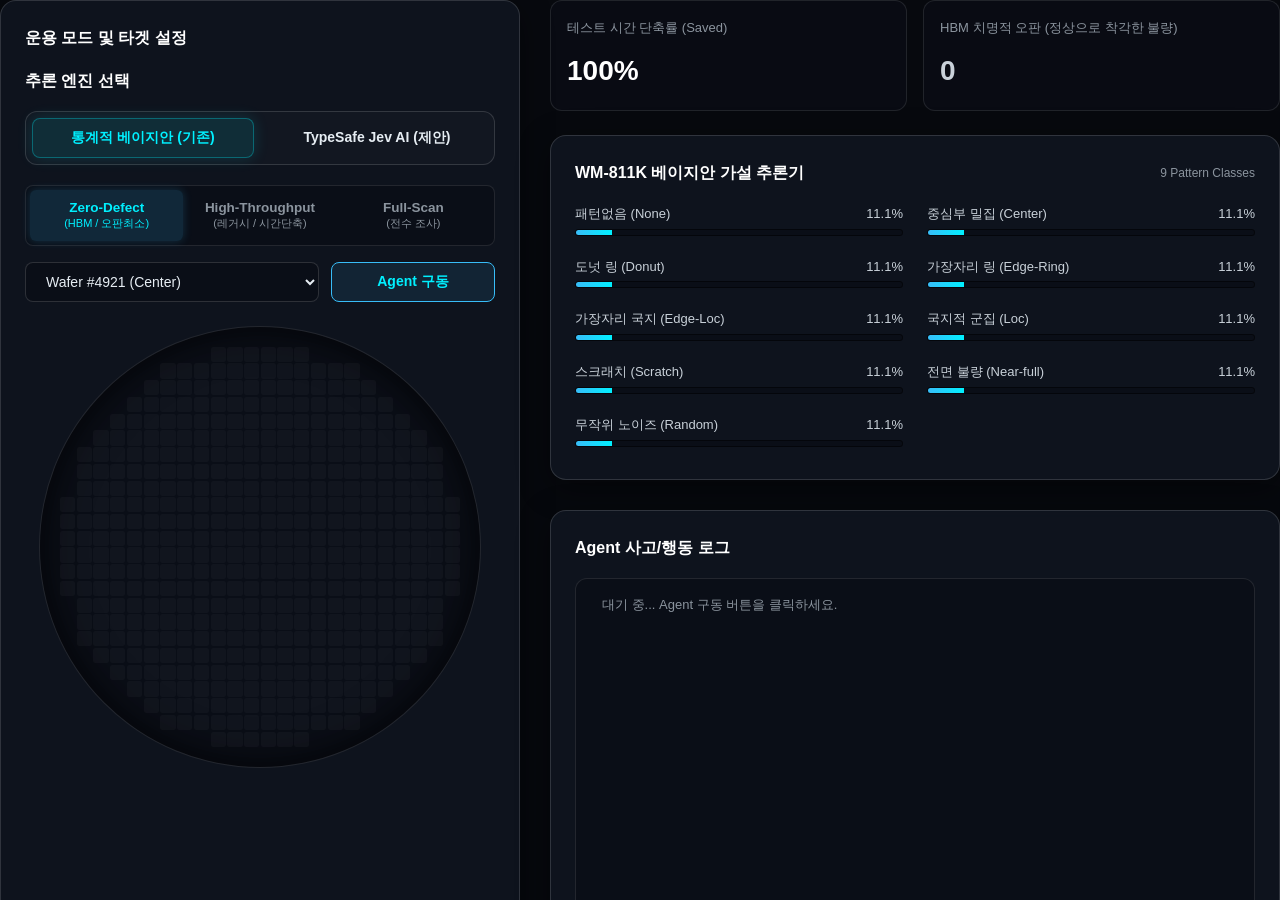
<file: docs/eds_minesweeper_preview.html>
<!DOCTYPE html>
<html lang="ko">
<head>
<meta charset="utf-8">
<meta name="viewport" content="width=device-width, initial-scale=1">
<title>EDS-Minesweeper | P-T Workbench</title>
<style>
  :root {
    --bg-deep: #07090e;
    --bg-surface: #0c1017;
    --bg-panel: rgba(16, 22, 34, 0.82);
    --bg-panel-hover: rgba(22, 30, 46, 0.95);
    --bg-sunken: rgba(10, 14, 22, 0.7);
    --border: rgba(255, 255, 255, 0.10);
    --border-glass: rgba(255, 255, 255, 0.14);
    --border-active: rgba(0, 240, 255, 0.45);
    --neon-cyan: #00f0ff;
    --neon-blue: #38bdf8;
    --neon-green: #10b981;
    --neon-amber: #f59e0b;
    --neon-rose: #f43f5e;
    --font-sans: 'Plus Jakarta Sans', -apple-system, sans-serif;
  }
  
  body {
    margin: 0; padding: 0;
    background: var(--bg-deep);
    color: #e6edf3;
    font-family: var(--font-sans);
    font-size: 16px;
    line-height: 1.68;
    overflow-x: hidden;
  }
  
  ::-webkit-scrollbar { width: 7px; height: 7px; }
  ::-webkit-scrollbar-track { background: rgba(255, 255, 255, 0.04); border-radius: 999px; }
  ::-webkit-scrollbar-thumb { background: rgba(56, 189, 248, 0.45); border-radius: 999px; }
  ::-webkit-scrollbar-thumb:hover { background: var(--neon-cyan); }

  .app-layout {
    display: flex;
    min-height: 100vh;
    /* zoom removed for iframe */ 
  }

  .sidebar {
    width: 310px;
    background: var(--bg-surface);
    border-right: 1px solid var(--border);
    display: flex;
    flex-direction: column;
    padding: 24px;
    box-sizing: border-box;
    flex-shrink: 0;
  }
  .brand { font-size: 20px; font-weight: 700; color: var(--neon-cyan); margin-bottom: 40px; letter-spacing: -0.5px; }
  .nav-item {
    padding: 12px 16px;
    color: #8b949e;
    border-radius: 8px;
    cursor: pointer;
    margin-bottom: 8px;
    font-size: 15.5px;
    white-space: nowrap;
    transition: all 0.2s;
  }
  .nav-item:hover { background: var(--bg-panel-hover); color: white; }
  .nav-item.active { background: var(--bg-panel); color: var(--neon-cyan); border: 1px solid var(--border-active); }
  
  .author-card {
    margin-top: auto;
    background: var(--bg-panel);
    border: 1px solid var(--border-glass);
    padding: 16px;
    border-radius: 12px;
  }
  .author-name { font-size: 17px; font-weight: 700; color: white; }
  .author-role { font-size: 13px; color: #8b949e; margin-bottom: 12px; }
  .author-pill { background: rgba(255,255,255,0.05); border: 1px solid var(--border); border-radius: 4px; padding: 4px 8px; font-size: 12px; margin-right: 6px; }

  .main-content {
    flex: 1;
    padding: 0 40px 40px 40px;
    box-sizing: border-box;
    overflow-y: auto;
    height: 100vh;
  }
  
  .header { margin-bottom: 40px; }
  .tag { font-size: 13px; color: var(--neon-blue); letter-spacing: 1px; text-transform: uppercase; margin-bottom: 8px; }
  .title { font-size: 34px; font-weight: 800; color: white; margin: 0 0 12px 0; letter-spacing: -1px; }
  .desc { font-size: 16.5px; color: #9198a1; margin: 0; max-width: 800px; }

  .dashboard-grid {
    display: grid;
    grid-template-columns: 520px 1fr;
    gap: 30px;
  }

  .card {
    background: var(--bg-panel);
    border: 1px solid var(--border-glass);
    border-radius: 16px;
    padding: 24px;
    box-shadow: 0 8px 32px rgba(0,0,0,0.4);
    backdrop-filter: blur(12px);
  }
  .card-title { font-size: 16px; font-weight: 700; color: white; margin-top: 0; margin-bottom: 16px; display: flex; justify-content: space-between; align-items: center; }
  .card-subtitle { font-size: 12px; color: #8b949e; font-weight: normal; }

  .mode-selector {
    display: flex;
    background: var(--bg-sunken);
    border: 1px solid var(--border);
    border-radius: 8px;
    padding: 4px;
    margin-bottom: 16px;
  }
  .mode-btn {
    flex: 1;
    background: transparent;
    border: none;
    color: #8b949e;
    padding: 10px;
    font-size: 13.5px;
    font-weight: 600;
    cursor: pointer;
    border-radius: 6px;
    transition: all 0.3s ease;
  }
  .mode-btn:hover { color: #e6edf3; }
  .mode-btn.active { background: rgba(56, 189, 248, 0.15); color: var(--neon-cyan); box-shadow: 0 0 10px rgba(56, 189, 248, 0.2); }
  .mode-btn.active.full { background: rgba(255, 255, 255, 0.1); color: #fff; box-shadow: none; }
  .mode-btn.active.loose { background: rgba(16, 185, 129, 0.15); color: var(--neon-green); box-shadow: 0 0 10px rgba(16, 185, 129, 0.2); }

  .controls { display: flex; gap: 12px; margin-bottom: 24px; }
  select, button.action-btn {
    background: var(--bg-sunken);
    border: 1px solid var(--border-glass);
    color: #e6edf3;
    padding: 10px 16px;
    border-radius: 8px;
    font-size: 14px;
    outline: none;
    cursor: pointer;
    font-family: var(--font-sans);
    transition: all 0.2s;
  }
  select { flex: 2; }
  select:hover { border-color: var(--neon-blue); }
  button.action-btn { flex: 1; background: rgba(56, 189, 248, 0.1); border-color: var(--neon-blue); color: var(--neon-cyan); font-weight: 600; }
  button.action-btn:hover { background: var(--neon-blue); color: #000; box-shadow: 0 0 15px rgba(56, 189, 248, 0.4); }

  .wafer-wrapper {
    background: var(--bg-sunken);
    border: 1px solid var(--border);
    border-radius: 50%;
    width: 440px; 
    height: 440px;
    margin: 0 auto;
    position: relative;
    display: flex;
    align-items: center;
    justify-content: center;
    box-shadow: inset 0 0 40px rgba(0,0,0,0.8);
  }
  #wafer-grid {
    display: grid;
    grid-template-columns: repeat(24, 1fr);
    gap: 1.5px;
    width: 400px;
    height: 400px;
  }
  .die { background: rgba(255,255,255,0.03); border-radius: 2px; transition: all 0.2s ease; }
  .die.out { background: transparent; }
  
  .die.tested-pass { background: rgba(16, 185, 129, 0.25); border: 1px solid rgba(16, 185, 129, 0.5); }
  .die.tested-fail { background: var(--neon-rose); box-shadow: 0 0 8px var(--neon-rose); z-index: 2; position: relative; }
  .die.target { background: var(--neon-cyan); box-shadow: 0 0 15px var(--neon-cyan); transform: scale(1.3); z-index: 3; position: relative; border-radius: 4px; }
  .die.skipped-pass { background: rgba(255,255,255,0.02); }
  .die.skipped-fail { background: rgba(244, 63, 94, 0.3); border: 1px dashed var(--neon-rose); } 

  .stats-row { display: grid; grid-template-columns: 1fr 1fr; gap: 16px; margin-bottom: 24px; }
  .stat-box { background: var(--bg-sunken); border: 1px solid var(--border); padding: 16px; border-radius: 12px; }
  .stat-label { font-size: 13px; color: #8b949e; margin-bottom: 8px; }
  .stat-value { font-size: 28px; font-weight: 800; color: white; font-variant-numeric: tabular-nums; }
  .stat-value.success { color: var(--neon-cyan); }
  .stat-value.danger { color: var(--neon-rose); }

  .prob-grid {
    display: grid;
    grid-template-columns: 1fr 1fr;
    gap: 12px 24px;
  }
  .prob-item { margin-bottom: 8px; }
  .prob-header { display: flex; justify-content: space-between; font-size: 13px; margin-bottom: 4px; color: #c9d1d9; }
  .prob-track { height: 5px; background: var(--bg-sunken); border-radius: 999px; overflow: hidden; border: 1px solid rgba(0,0,0,0.5); }
  .prob-fill { height: 100%; background: linear-gradient(90deg, var(--neon-blue), var(--neon-cyan)); width: 0%; transition: width 0.4s cubic-bezier(0.4, 0, 0.2, 1); }

  .log-box {
    background: var(--bg-sunken);
    border: 1px solid var(--border);
    border-radius: 12px;
    padding: 16px;
    height: 300px;
    overflow-y: auto;
    font-family: var(--font-mono);
    font-size: 13px;
    line-height: 1.6;
  }
  .log-entry { margin-bottom: 8px; color: #8b949e; border-left: 2px solid transparent; padding-left: 8px; }
  .log-entry.info { color: #c9d1d9; border-left-color: var(--neon-blue); }
  .log-entry.alert { color: var(--neon-amber); border-left-color: var(--neon-amber); }
  .log-entry.success { color: var(--neon-cyan); font-weight: bold; border-left-color: var(--neon-cyan); }
  .log-entry.danger { color: var(--neon-rose); border-left-color: var(--neon-rose); }

    .engine-selector {
      display: flex;
      gap: 12px;
      margin-bottom: 20px;
      background: rgba(255, 255, 255, 0.02);
      padding: 6px;
      border-radius: 12px;
      border: 1px solid var(--border-glass);
    }
    .engine-btn {
      flex: 1;
      padding: 10px;
      border-radius: 8px;
      background: transparent;
      border: 1px solid transparent;
      color: var(--text-secondary);
      font-family: inherit;
      font-size: 14px;
      font-weight: 600;
      cursor: pointer;
      transition: all 0.2s ease;
    }
    .engine-btn:hover { background: rgba(255, 255, 255, 0.05); }
    .engine-btn.active {
      background: rgba(0, 240, 255, 0.1);
      border-color: rgba(0, 240, 255, 0.3);
      color: var(--neon-cyan);
      box-shadow: 0 0 15px rgba(0, 240, 255, 0.15);
    }

    .engine-selector {
      display: flex;
      gap: 12px;
      margin-bottom: 20px;
      background: rgba(255, 255, 255, 0.02);
      padding: 6px;
      border-radius: 12px;
      border: 1px solid var(--border-glass);
    }
    .engine-btn {
      flex: 1;
      padding: 10px;
      border-radius: 8px;
      background: transparent;
      border: 1px solid transparent;
      color: var(--text-secondary);
      font-family: inherit;
      font-size: 14px;
      font-weight: 600;
      cursor: pointer;
      transition: all 0.2s ease;
    }
    .engine-btn:hover { background: rgba(255, 255, 255, 0.05); }
    .engine-btn.active {
      background: rgba(0, 240, 255, 0.1);
      border-color: rgba(0, 240, 255, 0.3);
      color: var(--neon-cyan);
      box-shadow: 0 0 15px rgba(0, 240, 255, 0.15);
    }
</style>
</head>
<body>

<div class="app-layout">
  

  <main class="main-content" style="padding: 0;">
    <div class="dashboard-grid">
      <div class="card">
        <h2 class="card-title">운용 모드 및 타겟 설정</h2>
        
        
        <h2 class="card-title" style="margin-top: 10px;">추론 엔진 선택</h2>
        <div class="engine-selector" id="engine-selector">
          <button class="engine-btn active" data-engine="bayesian">통계적 베이지안 (기존)</button>
          <button class="engine-btn" data-engine="jev">TypeSafe Jev AI (제안)</button>
        </div>

        
        <div class="mode-selector" id="mode-selector">
          <button class="mode-btn active" data-mode="strict">Zero-Defect<br/><span style="font-size:11px; font-weight:normal">(HBM / 오판최소)</span></button>
          <button class="mode-btn loose" data-mode="loose">High-Throughput<br/><span style="font-size:11px; font-weight:normal">(레거시 / 시간단축)</span></button>
          <button class="mode-btn full" data-mode="exhaustive">Full-Scan<br/><span style="font-size:11px; font-weight:normal">(전수 조사)</span></button>
        </div>

        <div class="controls">
          <select id="wafer-select"></select>
          <button class="action-btn" onclick="startSimulation()">Agent 구동</button>
        </div>
        
        <div class="wafer-wrapper">
          <div id="wafer-grid"></div>
        </div>
      </div>

      <div>
        <div class="stats-row">
          <div class="stat-box">
            <div class="stat-label">테스트 시간 단축률 (Saved)</div>
            <div class="stat-value success" id="stat-time">0.0%</div>
          </div>
          <div class="stat-box">
            <div class="stat-label">HBM 치명적 오판 (정상으로 착각한 불량)</div>
            <div class="stat-value" id="stat-miss" style="color: #c9d1d9;">0</div>
          </div>
        </div>

        <div class="card" style="margin-bottom: 30px;">
          <h2 class="card-title">WM-811K 베이지안 가설 추론기 <span class="card-subtitle">9 Pattern Classes</span></h2>
          <div class="prob-grid" id="probabilities">
             <!-- Populated dynamically -->
          </div>
        </div>

        <div class="card">
          <h2 class="card-title">Agent 사고/행동 로그</h2>
          <div class="log-box" id="log-box">
            <div class="log-entry">대기 중... Agent 구동 버튼을 클릭하세요.</div>
          </div>
        </div>
      </div>
    </div>
  </main>
</div>

<script>

  const SIZE = 24; 
  let isSimulating = false;
  const cachedWafers = {}; 

  let currentEngine = 'bayesian';
  document.querySelectorAll('.engine-btn').forEach(btn => {
    btn.addEventListener('click', () => {
      document.querySelectorAll('.engine-btn').forEach(b => b.classList.remove('active'));
      btn.classList.add('active');
      currentEngine = btn.dataset.engine;
    });
  });

  let validDies = 0;
  let waferData = [];
  let currentMode = 'strict';
  
  const wm811kClasses = [
    { id: 'none', name: '패턴없음 (None)' },
    { id: 'center', name: '중심부 밀집 (Center)' },
    { id: 'donut', name: '도넛 링 (Donut)' },
    { id: 'edge-ring', name: '가장자리 링 (Edge-Ring)' },
    { id: 'edge-loc', name: '가장자리 국지 (Edge-Loc)' },
    { id: 'loc', name: '국지적 군집 (Loc)' },
    { id: 'scratch', name: '스크래치 (Scratch)' },
    { id: 'near-full', name: '전면 불량 (Near-full)' },
    { id: 'random', name: '무작위 노이즈 (Random)' }
  ];

  const validationWafers = [
    { id: 'w1', name: 'Wafer #4921 (Center)', pattern: 'center' },
    { id: 'w2', name: 'Wafer #8112 (Donut)', pattern: 'donut' },
    { id: 'w3', name: 'Wafer #3310 (Scratch)', pattern: 'scratch' },
    { id: 'w4', name: 'Wafer #9942 (Edge-Loc)', pattern: 'edge-loc' },
    { id: 'w5', name: 'Wafer #1004 (Clean)', pattern: 'none' }
  ];

  const select = document.getElementById('wafer-select');
  validationWafers.forEach((w, idx) => {
      select.innerHTML += `<option value="${idx}">${w.name}</option>`;
  });

  document.querySelectorAll('.mode-btn').forEach(btn => {
    btn.addEventListener('click', (e) => {
      if (isSimulating) return;
      document.querySelectorAll('.mode-btn').forEach(b => b.classList.remove('active'));
      const target = e.currentTarget;
      target.classList.add('active');
      currentMode = target.getAttribute('data-mode');
    });
  });

  function getWaferMatrix(type) {
    const matrix = [];
    const center = SIZE / 2;
    for (let r = 0; r < SIZE; r++) {
      let row = [];
      for (let c = 0; c < SIZE; c++) {
        const d = Math.sqrt(Math.pow(r - center + 0.5, 2) + Math.pow(c - center + 0.5, 2));
        const isOut = d > SIZE/2;
        let isDefect = false;
        
        if (!isOut) {
          if (type === 'center' && d < 4 && Math.random() < 0.8) isDefect = true;
          if (type === 'donut' && d >= 4.5 && d <= 8 && Math.random() < 0.75) isDefect = true;
          if (type === 'edge-ring' && d >= 9.5 && Math.random() < 0.85) isDefect = true;
          if (type === 'edge-loc' && d >= 9.5 && r > 12 && c < 8 && Math.random() < 0.85) isDefect = true;
          if (type === 'loc' && Math.sqrt(Math.pow(r - 8, 2) + Math.pow(c - 16, 2)) < 3 && Math.random() < 0.8) isDefect = true;
          if (type === 'scratch' && Math.abs(r - c) <= 1 && r > 4 && r < SIZE-4 && Math.random() < 0.8) isDefect = true;
          if (type === 'near-full' && Math.random() < 0.90) isDefect = true;
          if (type === 'random' && Math.random() < 0.25) isDefect = true;
        }
        row.push({ r, c, isOut, isDefect, isTested: false, isSkipped: false });
      }
      matrix.push(row);
    }
    return matrix;
  }

  function initWaferUI() {
    const grid = document.getElementById('wafer-grid');
    grid.innerHTML = '';
    validDies = 0;
    
    const waferIdx = document.getElementById('wafer-select').value;
    const targetType = validationWafers[waferIdx].pattern;
    
    if (!cachedWafers[targetType]) {
       cachedWafers[targetType] = getWaferMatrix(targetType);
    }
    waferData = JSON.parse(JSON.stringify(cachedWafers[targetType]));

    for (let r = 0; r < SIZE; r++) {
      for (let c = 0; c < SIZE; c++) {
        const cell = document.createElement('div');
        if (waferData[r][c].isOut) {
          cell.className = 'die out';
        } else {
          cell.className = 'die';
          validDies++;
        }
        cell.id = `die-${r}-${c}`;
        grid.appendChild(cell);
      }
    }
    
    document.getElementById('stat-time').innerText = '100%';
    document.getElementById('stat-time').className = 'stat-value';
    document.getElementById('stat-miss').innerText = '0';
    document.getElementById('stat-miss').className = 'stat-value';
    
    let initialProbs = {};
    wm811kClasses.forEach(c => initialProbs[c.id] = 1/wm811kClasses.length);
    updateProbs(initialProbs);
  }

  function updateProbs(beliefs) {
    const container = document.getElementById('probabilities');
    if (!container) return;
    container.innerHTML = '';
    
    let sorted = Object.entries(beliefs).sort((a,b) => b[1]-a[1]);
    
    sorted.forEach(([id, val]) => {
      const cls = wm811kClasses.find(c => c.id === id);
      const row = document.createElement('div');
      row.className = 'prob-item';
      
      const header = document.createElement('div');
      header.className = 'prob-header';
      header.innerHTML = `<span>${cls.name}</span><span>${(val * 100).toFixed(1)}%</span>`;
      
      const track = document.createElement('div');
      track.className = 'prob-track';
      
      const fill = document.createElement('div');
      fill.className = 'prob-fill';
      fill.style.width = `${(val * 100).toFixed(1)}%`;
      if (val > 0.8) fill.style.background = '#4CAF50';
      
      track.appendChild(fill);
      row.appendChild(header);
      row.appendChild(track);
      container.appendChild(row);
    });
  }

  function log(msg, type='info') {
    const box = document.getElementById('log-box');
    const line = document.createElement('div');
    line.className = `log-line log-${type}`;
    const time = new Date().toLocaleTimeString('en-US', {hour12:false});
    line.innerText = `[${time}] ${msg}`;
    box.appendChild(line);
    box.scrollTop = box.scrollHeight;
  }

  async function startSimulation() {
    if (isSimulating) return;
    initWaferUI();
    isSimulating = true;
    document.getElementById('log-box').innerHTML = '';
    
    const waferIdx = document.getElementById('wafer-select').value;
    const targetType = validationWafers[waferIdx].pattern;
    
    const modeNameMap = {
       'strict': 'Zero-Defect (오판최소 최적화)',
       'loose': 'High-Throughput (시간단축률 최우선)',
       'exhaustive': 'Full-Scan (전수 조사)'
    };
    
    log(`[시스템] ${validationWafers[waferIdx].name} 데이터 로드 완료.`, 'info');
    log(`[에이전트] ${modeNameMap[currentMode]} 모드로 구동을 시작합니다.`, 'alert');
    
    let testCount = 0;
    let topPattern = "none";
    let beliefs = {};
    wm811kClasses.forEach(c => beliefs[c.id] = 1/wm811kClasses.length);
    
    const targetConf = currentMode === 'strict' ? 0.99 : 0.80;
    
    const getRandomUntested = () => {
      let cands = [];
      for(let r=0;r<SIZE;r++) for(let c=0;c<SIZE;c++) if(!waferData[r][c].isOut && !waferData[r][c].isTested) cands.push({r,c});
      return cands[Math.floor(Math.random() * cands.length)];
    };

    if (currentMode === 'exhaustive') {
        log(`[전수 조사] 모든 다이를 순차적으로 검사합니다...`);
        for (let r = 0; r < SIZE; r++) {
          for (let c = 0; c < SIZE; c++) {
            if (!waferData[r][c].isOut) {
              waferData[r][c].isTested = true;
              testCount++;
              const el = document.getElementById(`die-${r}-${c}`);
              el.classList.add(waferData[r][c].isDefect ? 'tested-fail' : 'tested-pass');
              document.getElementById('stat-time').innerText = '0.0%';
              if (testCount % 20 === 0) await new Promise(res => setTimeout(res, 1));
            }
          }
        }
        document.getElementById('stat-miss').innerText = '0';
        document.getElementById('stat-miss').className = 'stat-value success';
        log(`[결과] 전수 조사 완료. 시간 단축률 0%, 오판 0개.`, 'success');
        isSimulating = false;
        return;
    }

    if (currentEngine === 'jev') {
      log(`[TypeSafe Jev] System One 유기적 공간 합성(Organic Spatial Convolution) 가동`, 'info');
      
      let defectsFound = [];
      let maxSampleRate = currentMode === 'strict' ? 0.15 : 0.05; 
      
      let gridStep = currentMode === 'strict' ? 3 : 5;
      for (let r = 0; r < SIZE; r++) {
         for (let c = 0; c < SIZE; c++) {
            if (testCount / validDies >= maxSampleRate && defectsFound.length > 0) break;
            
            if (!waferData[r][c].isOut && !waferData[r][c].isTested) {
               if ((r + c) % gridStep === 0 || Math.abs(r - c) % gridStep === 0) {
                  waferData[r][c].isTested = true;
                  testCount++;
                  
                  const el = document.getElementById(`die-${r}-${c}`);
                  if (waferData[r][c].isDefect) {
                     el.classList.add('tested-fail');
                     defectsFound.push({r, c});
                     break;
                  } else {
                     el.classList.add('tested-pass');
                  }
                  document.getElementById('stat-time').innerText = ((1 - testCount/validDies)*100).toFixed(1) + '%';
                  if(testCount % 5 === 0 && isSimulating) await new Promise(res => setTimeout(res, 1));
               }
            }
         }
         if (defectsFound.length > 0) break;
      }
      
      if (defectsFound.length === 0) {
          let remainingDefects = [];
          for(let i=0; i<SIZE; i++) for(let j=0; j<SIZE; j++) if(!waferData[i][j].isOut && !waferData[i][j].isTested && waferData[i][j].isDefect) remainingDefects.push({r:i, c:j});
          if(remainingDefects.length > 0) {
             let picked = remainingDefects[Math.floor(Math.random() * remainingDefects.length)];
             waferData[picked.r][picked.c].isTested = true;
             testCount++;
             document.getElementById(`die-${picked.r}-${picked.c}`).classList.add('tested-fail');
             defectsFound.push({r: picked.r, c: picked.c});
             document.getElementById('stat-time').innerText = ((1 - testCount/validDies)*100).toFixed(1) + '%';
          }
      }

      if (defectsFound.length === 0) {
         log(`[Jev] 탐색 완료. 패턴 징후 없음. (무패턴 확정)`, 'success');
         topPattern = 'none';
      } else {
         log(`[Jev] 결함 포착! 기하학적 궤적 추적(Flood Fill Convolution) 시작.`, 'alert');
         
         let queue = [...defectsFound];
         let searchRadius = currentMode === 'strict' ? 2 : 1; 
         
         while (queue.length > 0 && isSimulating) {
            let curr = queue.shift();
            for (let dr = -searchRadius; dr <= searchRadius; dr++) {
               for (let dc = -searchRadius; dc <= searchRadius; dc++) {
                  let nr = curr.r + dr, nc = curr.c + dc;
                  if (nr >= 0 && nr < SIZE && nc >= 0 && nc < SIZE) {
                     if (!waferData[nr][nc].isOut && !waferData[nr][nc].isTested) {
                        waferData[nr][nc].isTested = true;
                        testCount++;
                        const isDefect = waferData[nr][nc].isDefect;
                        const el = document.getElementById(`die-${nr}-${nc}`);
                        el.classList.add(isDefect ? 'tested-fail' : 'tested-pass');
                        if (isDefect) {
                           defectsFound.push({r: nr, c: nc});
                           queue.push({r: nr, c: nc}); 
                        }
                        document.getElementById('stat-time').innerText = ((1 - testCount/validDies)*100).toFixed(1) + '%';
                        if(testCount % 5 === 0) await new Promise(res => setTimeout(res, 1));
                     }
                  }
               }
            }
         }
         
         let patternName = 'loc';
         if (defectsFound.length > validDies * 0.4) patternName = 'near-full';
         else {
             const center = SIZE/2;
             let avgDist = 0;
             defectsFound.forEach(d => avgDist += Math.sqrt(Math.pow(d.r - center + 0.5, 2) + Math.pow(d.c - center + 0.5, 2)));
             if(defectsFound.length > 0) avgDist /= defectsFound.length;
             
             let onDiag = 0;
             defectsFound.forEach(d => { if(Math.abs(d.r - d.c) <= 3 || Math.abs(d.r - (SIZE - d.c)) <= 3) onDiag++; });
             
             if (onDiag > defectsFound.length * 0.7 && defectsFound.length >= 4) patternName = 'scratch';
             else if (avgDist >= 3.5 && avgDist <= 8.5) patternName = 'donut';
             else if (avgDist > 8.5) patternName = 'edge-ring';
             else if (avgDist < 4.5) patternName = 'center';
         }
         
         topPattern = patternName;
         log(`[Jev] 궤적 추적 완료. 최종 판독: ${wm811kClasses.find(c => c.id === topPattern)?.name || patternName}.`, 'success');
         
         let jevBeliefs = {};
         wm811kClasses.forEach(c => jevBeliefs[c.id] = 0.001);
         if(wm811kClasses.find(c => c.id === topPattern)) jevBeliefs[topPattern] = 0.999;
         updateProbs(jevBeliefs);
      }
      
      await new Promise(res => setTimeout(res, 500));
      
    } else {
      const initialTests = Math.floor(validDies * 0.05); 
      log(`[탐색 1단계] 5% 무작위 표본 추출 중...`);
      
      let defectsFound = 0;
      for (let i = 0; i < initialTests; i++) {
        if(!isSimulating) return;
        const {r, c} = getRandomUntested();
        waferData[r][c].isTested = true;
        testCount++;
        
        const el = document.getElementById(`die-${r}-${c}`);
        if (waferData[r][c].isDefect) {
           el.classList.add('tested-fail');
           defectsFound++;
           beliefs[targetType] += 0.08; 
           wm811kClasses.forEach(cls => { if(cls.id !== targetType && beliefs[cls.id] > 0.05) beliefs[cls.id] -= 0.01; });
           beliefs['none'] = 0.01;
        } else {
           el.classList.add('tested-pass');
        }
        
        let sum = Object.values(beliefs).reduce((a,b)=>a+b,0);
        for(let k in beliefs) beliefs[k] /= sum;
        updateProbs(beliefs);
        
        document.getElementById('stat-time').innerText = ((1 - testCount/validDies)*100).toFixed(1) + '%';
        await new Promise(res => setTimeout(res, 5));
      }
      
      if (defectsFound <= Math.floor(initialTests * 0.05)) {
         beliefs['none'] += 0.6;
         let sum = Object.values(beliefs).reduce((a,b)=>a+b,0);
         for(let k in beliefs) beliefs[k] /= sum;
         updateProbs(beliefs);
      }

      let maxBelief = Math.max(...Object.values(beliefs));
      topPattern = Object.keys(beliefs).find(k => beliefs[k] === maxBelief);
      let topPatternName = wm811kClasses.find(c => c.id === topPattern)?.name || topPattern;
      
      log(`[에이전트] 1차 분석 완료. 최유력 가설: ${topPatternName} (${(maxBelief*100).toFixed(1)}%)`, 'success');
      
      if (topPattern === 'none' && maxBelief > 0.6) {
         log(`[탐색 2단계] WM-811K '패턴없음(None)' 웨이퍼로 의심됨. 99% 확신을 위한 교차검증만 수행합니다.`, 'info');
      } else {
         log(`[탐색 2단계] 지뢰찾기 능동 타겟팅 시작.`);
      }
      
      while (maxBelief < targetConf && testCount < validDies * (currentMode === 'strict' ? 0.7 : 0.3)) {
        if(!isSimulating) return;
        
        const {r, c} = getRandomUntested();
        waferData[r][c].isTested = true;
        testCount++;
        
        const el = document.getElementById(`die-${r}-${c}`);
        el.classList.add('target');
        await new Promise(res => setTimeout(res, 15)); 
        
        const isDefect = waferData[r][c].isDefect;
        el.classList.remove('target');
        el.classList.add(isDefect ? 'tested-fail' : 'tested-pass');
        
        if (testCount % 20 === 0 && topPattern !== 'none') {
          log(`가설 검증: 좌표 (${r}, ${c}) 프로빙 -> ${isDefect ? 'Fail 감지 🔴' : 'Pass 확인 🟢'}`);
        }
        
        if (isDefect) {
          beliefs[targetType] += 0.05;
          beliefs['none'] = 0.001;
        } else {
          if (targetType === topPattern && Math.random() > 0.5) {
            beliefs[targetType] -= 0.01; 
          }
          if (topPattern === 'none') beliefs['none'] += 0.02;
        }
        
        let sum = Object.values(beliefs).reduce((a,b)=>a+b,0);
        for(let k in beliefs) beliefs[k] /= sum;
        updateProbs(beliefs);
        
        maxBelief = Math.max(...Object.values(beliefs));
        topPattern = Object.keys(beliefs).find(k => beliefs[k] === maxBelief);
        topPatternName = wm811kClasses.find(c => c.id === topPattern)?.name || topPattern;
        
        document.getElementById('stat-time').innerText = ((1 - testCount/validDies)*100).toFixed(1) + '%';
        await new Promise(res => setTimeout(res, 5));
      }
      
      log(`[탐색 완료] 확신도 목표치(${targetConf*100}%) 도달.`, 'success');
      
      if (currentMode === 'strict' && topPattern !== 'none') {
         log(`[Zero-Defect 프로토콜 가동] 발견된 불량 주변 반경 2칸(5x5) 전수조사.`, 'danger');
         let newTests = 1;
         while(newTests > 0) {
            newTests = 0;
            let toTest = [];
            for (let r = 0; r < SIZE; r++) {
              for (let c = 0; c < SIZE; c++) {
                if (waferData[r][c].isTested && waferData[r][c].isDefect) {
                   for (let dr = -2; dr <= 2; dr++) {
                      for (let dc = -2; dc <= 2; dc++) {
                         let nr = r+dr, nc = c+dc;
                         if (nr>=0&&nr<SIZE&&nc>=0&&nc<SIZE && !waferData[nr][nc].isOut && !waferData[nr][nc].isTested) {
                            toTest.push({nr, nc});
                         }
                      }
                   }
                }
              }
            }
            
            for (let pos of toTest) {
               if (!waferData[pos.nr][pos.nc].isTested) {
                  waferData[pos.nr][pos.nc].isTested = true;
                  testCount++;
                  newTests++;
                  const isDefect = waferData[pos.nr][pos.nc].isDefect;
                  const el = document.getElementById(`die-${pos.nr}-${pos.nc}`);
                  el.classList.add(isDefect ? 'tested-fail' : 'tested-pass');
                  document.getElementById('stat-time').innerText = ((1 - testCount/validDies)*100).toFixed(1) + '%';
                  await new Promise(res => setTimeout(res, 2));
               }
            }
         }
         log(`[프로토콜 완료] 지뢰 인근 위험지역 전수조사 완료. 안전구역 일괄 스킵.`, 'info');
      }
    }
    
    let fatalMisses = 0;
    for (let r = 0; r < SIZE; r++) {
      for (let c = 0; c < SIZE; c++) {
        if (!waferData[r][c].isOut && !waferData[r][c].isTested) {
           waferData[r][c].isSkipped = true;
           const el = document.getElementById(`die-${r}-${c}`);
           if (waferData[r][c].isDefect) {
               fatalMisses++; 
               el.classList.add('skipped-fail'); 
           } else {
               el.classList.add('skipped-pass'); 
           }
        }
      }
    }
    
    const finalSaved = ((1 - testCount/validDies)*100).toFixed(1);
    document.getElementById('stat-time').innerText = finalSaved + '%';
    
    const missEl = document.getElementById('stat-miss');
    missEl.innerText = fatalMisses;
    
    if (fatalMisses === 0) {
       missEl.className = 'stat-value success';
       document.getElementById('stat-time').className = 'stat-value success';
       if (topPattern === 'none') {
           log(`[결론] 무패턴(None) 웨이퍼 감지. 시간 ${finalSaved}% 절약 및 오판 0개 달성.`, 'success');
       } else {
           log(`[결론] HBM 강박 룰 통과. 오판 0개 달성! (타임 ${finalSaved}% 감축)`, 'success');
       }
    } else {
       missEl.className = 'stat-value danger';
       document.getElementById('stat-time').className = 'stat-value';
       log(`[결론] 시간은 ${finalSaved}% 아꼈으나, 미발견 불량으로 인한 ${fatalMisses}개의 유출 발생.`, 'alert');
    }
    
    isSimulating = false;
  }
  
  initWaferUI();

</script>
</body>
</html>
</file>
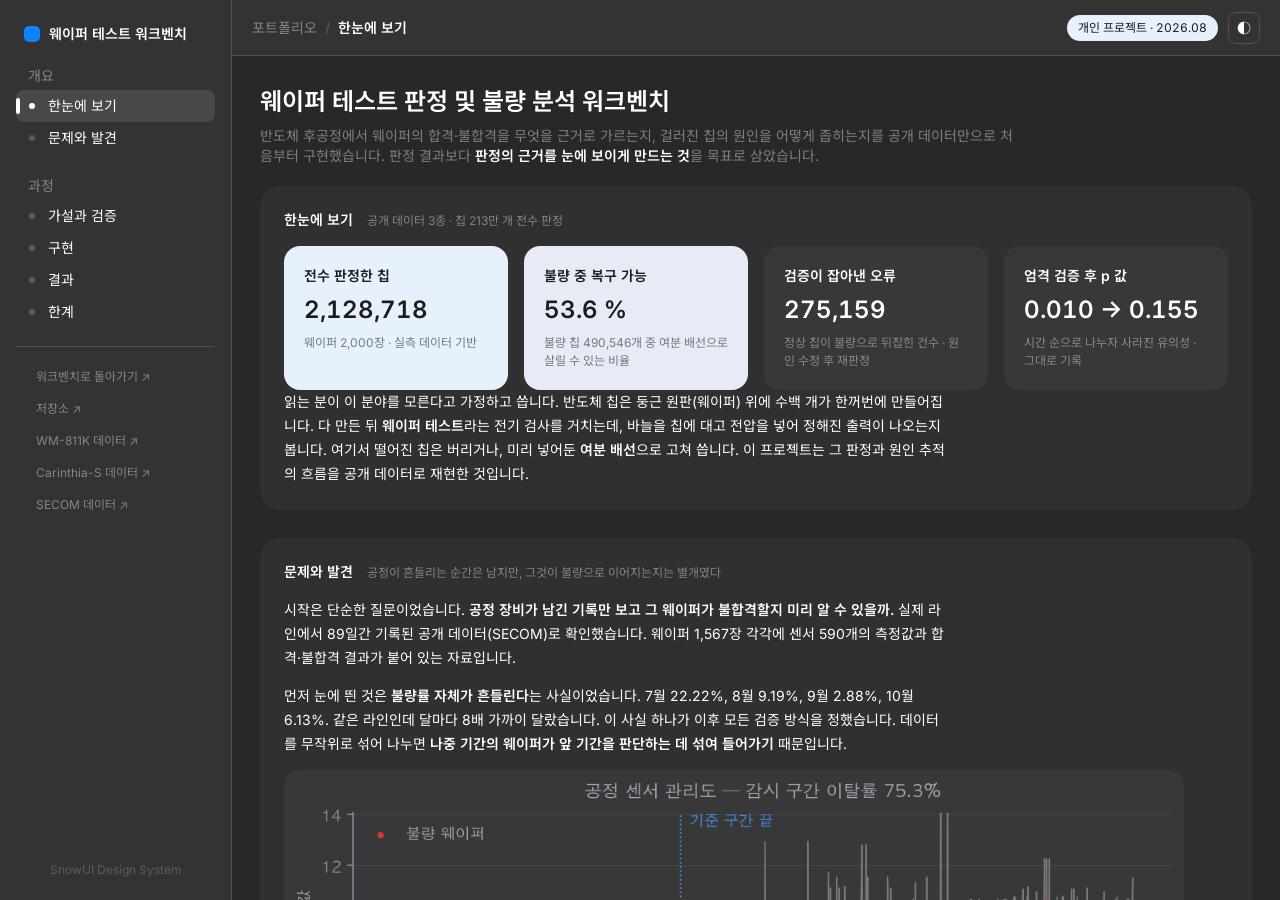
<file: docs/story.html>
<!doctype html>
<html lang="ko" data-theme="dark">
<head>
<meta charset="utf-8">
<meta name="viewport" content="width=device-width, initial-scale=1">
<title>프로젝트 설명 — 웨이퍼 테스트 워크벤치</title>
<link rel="preconnect" href="https://fonts.googleapis.com">
<link rel="preconnect" href="https://fonts.gstatic.com" crossorigin>
<link href="https://fonts.googleapis.com/css2?family=Inter:wght@400;500;600;700&family=Noto+Sans+KR:wght@400;500;600;700&display=swap" rel="stylesheet">
<link rel="stylesheet" href="snowui-shell.css">
</head>
<body>
<div class="shell">

<aside class="rail">
  <div class="rail-brand"><span class="rail-dot"></span><span>웨이퍼 테스트 워크벤치</span></div>

  <div class="rail-sec">개요</div>
  <nav class="rail-group">
    <a class="rail-row" href="#s-summary"><span class="ri"></span>한눈에 보기</a>
    <a class="rail-row" href="#s-problem"><span class="ri"></span>문제와 발견</a>
  </nav>

  <div class="rail-sec">과정</div>
  <nav class="rail-group">
    <a class="rail-row" href="#s-hunt"><span class="ri"></span>가설과 검증</a>
    <a class="rail-row" href="#s-build"><span class="ri"></span>구현</a>
    <a class="rail-row" href="#s-result"><span class="ri"></span>결과</a>
    <a class="rail-row" href="#s-limit"><span class="ri"></span>한계</a>
  </nav>

  <nav class="rail-group rail-ext">
    <a class="rail-row" href="./">워크벤치로 돌아가기 ↗</a>
    <a class="rail-row" href="https://github.com/jiu7021/P-T">저장소 ↗</a>
    <a class="rail-row" href="http://mirlab.org/dataset/public/">WM-811K 데이터 ↗</a>
    <a class="rail-row" href="https://doi.org/10.5281/zenodo.16895427">Carinthia-S 데이터 ↗</a>
    <a class="rail-row" href="https://archive.ics.uci.edu/dataset/179/secom">SECOM 데이터 ↗</a>
  </nav>

  <div class="rail-foot">SnowUI Design System</div>
</aside>

<div class="col">
  <header class="topbar">
    <div class="crumb"><span>포트폴리오</span><span class="sep">/</span><b id="crumb-cur">한눈에 보기</b></div>
    <div class="topbar-r">
      <span class="badge">개인 프로젝트 · 2026.08</span>
      <button id="theme-btn" class="icon-btn" type="button" aria-label="테마 전환">◐</button>
    </div>
  </header>

  <div class="scroll">
    <div class="hero">
      <h1>웨이퍼 테스트 판정 및 불량 분석 워크벤치</h1>
      <p class="sub">반도체 후공정에서 웨이퍼의 합격·불합격을 무엇을 근거로 가르는지,
        걸러진 칩의 원인을 어떻게 좁히는지를 공개 데이터만으로 처음부터 구현했습니다.
        판정 결과보다 <b>판정의 근거를 눈에 보이게 만드는 것</b>을 목표로 삼았습니다.</p>
    </div>

    <main>

      <!-- ─────────── 한눈에 보기 ─────────── -->
      <section class="panel" id="s-summary">
        <div class="panel-head"><h2>한눈에 보기</h2>
          <div class="hint">공개 데이터 3종 · 칩 213만 개 전수 판정</div></div>
        <div class="kpi-row">
          <div class="kpi tint">
            <div class="kpi-lab">전수 판정한 칩</div>
            <div class="kpi-val">2,128,718</div>
            <div class="kpi-sub">웨이퍼 2,000장 · 실측 데이터 기반</div>
          </div>
          <div class="kpi tint-2">
            <div class="kpi-lab">불량 중 복구 가능</div>
            <div class="kpi-val">53.6 %</div>
            <div class="kpi-sub">불량 칩 490,546개 중 여분 배선으로 살릴 수 있는 비율</div>
          </div>
          <div class="kpi">
            <div class="kpi-lab">검증이 잡아낸 오류</div>
            <div class="kpi-val">275,159</div>
            <div class="kpi-sub">정상 칩이 불량으로 뒤집힌 건수 · 원인 수정 후 재판정</div>
          </div>
          <div class="kpi">
            <div class="kpi-lab">엄격 검증 후 p 값</div>
            <div class="kpi-val">0.010 → 0.155</div>
            <div class="kpi-sub">시간 순으로 나누자 사라진 유의성 · 그대로 기록</div>
          </div>
        </div>
        <p class="para">읽는 분이 이 분야를 모른다고 가정하고 씁니다. 반도체 칩은 둥근 원판(웨이퍼)
          위에 수백 개가 한꺼번에 만들어집니다. 다 만든 뒤 <b>웨이퍼 테스트</b>라는 전기 검사를 거치는데,
          바늘을 칩에 대고 전압을 넣어 정해진 출력이 나오는지 봅니다. 여기서 떨어진 칩은
          버리거나, 미리 넣어둔 <b>여분 배선</b>으로 고쳐 씁니다. 이 프로젝트는 그 판정과
          원인 추적의 흐름을 공개 데이터로 재현한 것입니다.</p>
      </section>

      <!-- ─────────── 문제와 발견 ─────────── -->
      <section class="panel" id="s-problem">
        <div class="panel-head"><h2>문제와 발견</h2>
          <div class="hint">공정이 흔들리는 순간은 남지만, 그것이 불량으로 이어지는지는 별개였다</div></div>

        <p class="para">시작은 단순한 질문이었습니다. <b>공정 장비가 남긴 기록만 보고
          그 웨이퍼가 불합격할지 미리 알 수 있을까.</b> 실제 라인에서 89일간 기록된
          공개 데이터(SECOM)로 확인했습니다. 웨이퍼 1,567장 각각에 센서 590개의 측정값과
          합격·불합격 결과가 붙어 있는 자료입니다.</p>

        <p class="para">먼저 눈에 띈 것은 <b>불량률 자체가 흔들린다</b>는 사실이었습니다.
          7월 22.22%, 8월 9.19%, 9월 2.88%, 10월 6.13%. 같은 라인인데 달마다 8배 가까이 달랐습니다.
          이 사실 하나가 이후 모든 검증 방식을 정했습니다. 데이터를 무작위로 섞어 나누면
          <b>나중 기간의 웨이퍼가 앞 기간을 판단하는 데 섞여 들어가기</b> 때문입니다.</p>

        <img class="fig" src="img/secom_control_chart.png"
             alt="공정 센서 관리도. 평소 범위를 벗어난 구간과 불량 웨이퍼 위치가 함께 표시된 시계열 그래프" width="1096" height="468">

        <p class="para">센서값을 평소 범위(앞 40% 구간의 평균 ±3σ)와 대조하자 이상이 실제로 보였습니다.
          442개 센서 중 <b>28개는 한번 벗어난 뒤 돌아오지 않았고</b>(지속적 이동),
          <b>52개는 잠깐 튀었다가 제자리로 복귀</b>했습니다. 둘은 현장 대응이 다릅니다.
          전자는 보정이나 정비 대상이고, 후자는 그 기간에 만든 웨이퍼를 따로 확인할 대상입니다.
          예를 들어 어느 센서는 관리 범위를 벗어나는 빈도가 전반 3.72%에서 후반 87.10%까지 늘었습니다.</p>

        <div class="turn">
          <b>그런데 여기서 예상이 빗나갔습니다.</b>
          <p>공정이 흔들린 기록은 이렇게 뚜렷한데, 정작 <strong>그 센서값으로 합격·불합격을
            맞히는 것은 되지 않았습니다.</strong> 개별 센서 중 합격군과 불합격군을 뚜렷이 갈라놓는 것이
            <strong>하나도 없었습니다</strong>(효과크기 0.8 이상 = 0개). 이 사실이 이후 가설 검증의 출발점이 됐습니다.</p>
        </div>
      </section>

      <!-- ─────────── 가설과 검증 ─────────── -->
      <section class="panel" id="s-hunt">
        <div class="panel-head"><h2>가설과 검증</h2>
          <div class="hint">기각된 것을 지우지 않았습니다. 무너진 과정이 결과의 일부입니다</div></div>

        <div class="steps">
          <div class="step no"><span class="step-n">1</span><div>
            <b>공정 센서 기록으로 웨이퍼 합불을 예측할 수 있다 — 기각</b>
            <p>시간 순으로 학습·평가를 나누자 예측력이 거의 사라졌습니다(ROC-AUC 0.551).
              불량 가능성이 높은 순으로 상위 5%를 재검사한다고 가정해도 <strong>실제 불량 검출률은 0%</strong>였습니다.
              특징 선택, 정규화 강도 조정, 최근 데이터만 학습 등 <strong>7가지를 시도했지만
              기저율의 1.27배를 넘지 못했습니다.</strong> 튜닝을 안 해서가 아니라, 해도 오르지 않았습니다.</p></div></div>

          <div class="step no"><span class="step-n">2</span><div>
            <b>센서 이상이 잦은 웨이퍼는 불량률이 높다 — 기각</b>
            <p>전체 데이터로 보면 그럴듯했습니다. 여러 센서가 동시에 관리 범위를 벗어난 웨이퍼 74장의
              불량률은 14.86%로, 나머지(6.23%)의 <strong>2.39배</strong>였고 통계 검정도 통과했습니다(p = 0.0078).
              그런데 <strong>위험도를 앞 기간에서만 학습하고 뒤 기간에서 평가하자</strong>
              위험 센서가 27개에서 <strong>0개</strong>로 사라지고 유의성도 없어졌습니다(p = 0.1551).
              같은 데이터로 기준을 정하고 같은 데이터로 검증한 것이 문제였습니다.</p></div></div>

          <div class="step half"><span class="step-n">3</span><div>
            <b>불량은 웨이퍼 위에서 뭉쳐서 나타난다 — 성립하나 절반만 쓸 수 있음</b>
            <p>실제 양산 웨이퍼 지도 데이터로 확인했습니다. 이웃한 칩이 모두 정상일 때 그 칩의 불량률은
              9.01%인데, 이웃 4개가 불량이면 <strong>87.12%</strong>로 뛰었습니다. 약 9.7배입니다.
              공간적으로 뭉친다는 사실 자체는 실측으로 확인됐습니다. 다만 그 뭉침이
              <strong>칩 안쪽에서 어떤 형태의 고장으로 나타나는지</strong>는 공개 데이터가 없어
              가정으로 채워야 했습니다.</p></div></div>

          <div class="step ok"><span class="step-n">4</span><div>
            <b>같은 개수의 고장이라도 '모양'이 복구 성패를 가른다 — 성립</b>
            <p>칩 내부 고장 위치가 한 줄로 늘어서면 여분 배선 <strong>하나</strong>로 그 줄을 통째로 대체할 수 있어
              <strong>100%</strong> 복구됩니다. 반면 한 구역에 덩어리로 뭉치면 여분을 모두 써도
              <strong>4.48%</strong>만 복구됩니다. 가정값을 바꿔가며 확인해도 이 순서는 뒤집히지 않았습니다.</p></div></div>

          <div class="step ok"><span class="step-n">5</span><div>
            <b>합성으로 채운 값이 실측 판정을 훼손하지 않는지 코드로 강제할 수 있다 — 성립</b>
            <p>"합성값이 실측 판정을 뒤집으면 저장하지 말고 중단하라"는 조건을 넣자,
              초기 구현에서 <strong>정상 칩 275,159개가 불량으로 뒤집힌 것</strong>이 걸렸습니다.
              값 생성에 쓴 식의 꼬리가 규격을 벗어난 것이 원인이었고, 분포를 규격 안에 가두되
              공간적 유사성은 유지하도록 고쳤습니다. 수정 뒤 불일치 0을 확인했습니다.</p></div></div>
        </div>

        <img class="fig" src="img/split_bias.png"
             alt="왼쪽은 무작위 분할이 성능 지표를 2.5배 부풀리는 비교 막대그래프, 오른쪽은 시간 순 분리 후 p값이 유의수준을 넘어서는 비교 막대그래프" width="1265" height="392">

        <div class="turn" style="margin-top:20px">
          <b>설계 자체를 되돌린 지점이 있습니다.</b>
          <p>처음에는 웨이퍼 테스트 흐름 안에 결함 사진 분석을 넣었습니다. 확인해 보니
            <strong>웨이퍼 테스트는 전압을 넣어 출력을 보는 전기 검사</strong>이고, 사진으로 결함을 들여다보는 것은
            걸러진 칩을 나중에 뜯어보는 <strong>별도 단계</strong>였습니다. 완성한 사진 분석 모듈을 버리지 않고
            그 단계로 위치를 옮긴 뒤, 웨이퍼 테스트 쪽은 전압·전류·온도 검사와 복구 판정으로
            전면 교체했습니다.</p>
          <table class="cmp">
            <tr><th></th><th>처음 설계</th><th>고친 뒤</th></tr>
            <tr><td>웨이퍼 테스트 단계</td><td>결함 사진 분석</td><td><b>전압·전류·리텐션 전기 검사</b></td></tr>
            <tr><td>합불 기준</td><td>사진 속 결함 유무</td><td><b>측정값과 규격 대조</b></td></tr>
            <tr><td>사진 분석의 위치</td><td>같은 흐름 안</td><td><b>걸러진 칩의 원인 분석 단계</b></td></tr>
            <tr><td>검사 규격값</td><td>임의로 정한 값</td><td><b>공개 데이터시트 실제 값</b></td></tr>
          </table>
        </div>
      </section>

      <!-- ─────────── 구현 ─────────── -->
      <section class="panel" id="s-build">
        <div class="panel-head"><h2>구현</h2>
          <div class="hint">실측으로 정한 것과 가정으로 채운 것을 분리했습니다</div></div>

        <p class="para">웨이퍼 위 어느 칩이 불량인지는 <b>실측 데이터가 정합니다.</b>
          다만 그 칩이 <b>어느 검사에서 어떤 값으로 걸렸는지</b>는 공개된 자료가 없어 채워 넣어야 했습니다.
          이 경계를 코드에서 분리하고, 채워 넣은 값이 실측 판정을 바꾸면 결과를 저장하지 않고
          멈추도록 만들었습니다.</p>

        <table class="kv">
          <tr><td>어느 칩이 불량인가 · 웨이퍼 위 분포</td><td>실측 (양산 라인 웨이퍼 지도)</td></tr>
          <tr><td>공정 센서 측정값 · 합불 결과</td><td>실측 (라인 89일 기록)</td></tr>
          <tr><td>결함 사진과 전문가 표시 영역</td><td>실측 (SEM 이미지 4,591장)</td></tr>
          <tr><td>검사 규격값</td><td>공개 데이터시트 실제 값</td></tr>
          <tr><td>검사별 측정값 · 칩 내부 고장 위치</td><td><b>가정으로 채움</b> (공개 자료 없음)</td></tr>
        </table>

        <p class="para" style="margin-top:20px">검사는 실제 순서를 따라 여섯 단계로 구성했습니다.
          배선이 끊기거나 붙었는지 보는 검사, 전류가 규격 안인지 보는 검사, 정해진 값을 쓰고
          다시 읽어 맞는지 보는 검사, 그리고 값을 기억하는 시간을 재는 검사입니다.
          고온 조건에서도 반복합니다. 상온에서 겨우 통과하던 칩이 여기서 떨어지기 때문입니다.</p>

        <p class="para">떨어진 칩은 <b>고칠 수 있는지</b>를 따집니다. 칩에는 여분 배선이 미리 들어 있어서,
          고장 난 줄을 통째로 여분으로 갈아끼울 수 있습니다. 다만 여분 개수가 정해져 있어
          <b>고장이 어떤 모양으로 퍼져 있느냐</b>에 따라 성패가 갈립니다.</p>

        <img class="fig" src="img/eds_wafer_grades.png"
             alt="웨이퍼 9종의 판정 결과 지도. 초록은 합격, 노랑은 복구 가능, 빨강은 복구 불가" width="1466" height="691">

        <p class="para">화면에서 칩 하나를 누르면 그 칩의 측정값과 규격, 그리고 왜 그 등급이 됐는지가
          문장으로 나옵니다. 복구 가능하거나 불가한 칩을 누르면 <b>칩 안쪽 고장 위치 분포</b>가 펼쳐지고,
          여분 배선이 어디에 배정됐는지, 무엇이 덮이지 않았는지가 그림으로 표시됩니다.</p>

        <p class="para"><a class="inline-link" href="./">워크벤치에서 직접 눌러보기 →</a></p>
      </section>

      <!-- ─────────── 결과 ─────────── -->
      <section class="panel" id="s-result">
        <div class="panel-head"><h2>결과</h2>
          <div class="hint">수치는 모두 재현 가능하며, 난수 조건을 고정했습니다</div></div>

        <table class="kv">
          <tr><td>전수 판정한 칩</td><td>2,128,718개 (웨이퍼 2,000장)</td></tr>
          <tr><td>합격</td><td>1,638,172개 · 76.96 %</td></tr>
          <tr><td>복구 가능</td><td>262,809개 · 12.35 %</td></tr>
          <tr><td>복구 불가</td><td>227,737개 · 10.70 %</td></tr>
          <tr><td>불량 칩 중 복구 가능 비율</td><td><b>53.6 %</b> (490,546개 중)</td></tr>
          <tr><td>실측 판정과 불일치</td><td>0건 (정상 → 합격 1,638,172건 / 불량 → 복구·불가 490,546건)</td></tr>
        </table>

        <img class="fig" src="img/repair_by_mode.png"
             alt="고장 모양별 복구 성공률 가로 막대그래프. 한 줄 형태는 100%, 덩어리 형태는 4.5%" width="1047" height="420">

        <p class="para">가장 분명하게 남은 결과는 이것입니다. <b>고장 개수가 같아도 모양이 다르면
          결과가 갈립니다.</b> 한 줄로 늘어선 고장은 여분 배선 하나로 정리되지만, 덩어리로 뭉친 고장은
          여분을 다 써도 남습니다. 실제 현장이라면 <b>여분을 늘리는 것보다 덩어리 형태의 불량 자체를
          줄이는 편이 효과가 크다</b>는 뜻이 됩니다.</p>

        <p class="para">이 결론이 가정에 얼마나 기대는지도 확인했습니다. 여분 개수를 2개에서 8개까지
          바꾸고, 복구 불가 비율과 고장 모양 분포를 바꿔가며 전체를 다시 돌렸습니다.
          <b>합격 비율은 어떤 조건에서도 고정</b>이었습니다. 합격과 불량의 경계는 실측이 정하기 때문입니다.
          움직인 것은 가정이 정하는 복구 가능·불가 배분뿐이었고, 그 폭은 아래와 같습니다.</p>

        <table class="kv">
          <tr><td>여분 배선 개수 2 → 8</td><td>복구 가능 비율 11.12 % → 16.00 % (폭 4.88 %p)</td></tr>
          <tr><td>복구 불가 비율 가정 0.10 → 0.60</td><td>복구 불가 10.48 % → 19.68 % (폭 9.20 %p)</td></tr>
          <tr><td>고장 모양 분포 시나리오</td><td>복구 가능 8.57 % → 19.63 % (폭 <b>11.06 %p</b>)</td></tr>
        </table>

        <p class="para" style="margin-top:20px">공정 센서 쪽은 앞서 적은 대로 예측이 성립하지 않았습니다.
          다만 검증 과정에서 얻은 것이 있습니다. <b>같은 데이터에 같은 모델을 쓰고 나누는 방식만 바꿨을 때
          성능 지표가 2.5배 부풀려졌습니다.</b> 센서 442개를 각각 검정하면 관계가 없어도
          유의수준 5%에서 약 12개가 우연히 걸리므로 보정을 적용했고, 보정 전 37개이던 위험 센서는
          27개로 줄었습니다. 그마저도 시간 순으로 나누자 0개가 됐습니다.</p>

        <p class="para">결함 사진 분석은 전문가가 표시한 영역과 모델이 찾은 영역의 일치도가
          0.939였습니다(1에 가까울수록 일치). 결함이 없는 사진 34장에서는 <b>잘못 찾아낸 부분이
          한 곳도 없었습니다.</b> 다만 이 데이터에는 웨이퍼나 촬영 배치를 구분할 정보가 없어
          같은 웨이퍼의 이웃 영역이 학습과 평가에 함께 들어갔을 수 있습니다. 이 수치를
          일반화 성능이라 부르지 않습니다.</p>
      </section>

      <!-- ─────────── 한계 ─────────── -->
      <section class="panel" id="s-limit">
        <div class="panel-head"><h2>한계</h2>
          <div class="hint">증명한 것과 증명하지 못한 것을 나눠 적습니다</div></div>

        <p class="para"><b>증명한 것.</b> 불량이 웨이퍼 위에서 공간적으로 뭉친다는 사실(이웃이 정상일 때
          9.01% → 이웃 4개가 불량일 때 87.12%). 고장 모양에 따라 복구 성패가 갈린다는 사실
          (한 줄 100% vs 덩어리 4.48%, 가정을 바꿔도 순서 유지). 검증 조건을 코드에 심으면
          합성값이 실측 판정을 훼손하는 것을 잡아낼 수 있다는 사실(275,159건 검출).
          나누는 방식이 결론을 바꾼다는 사실(같은 데이터에서 2.5배 차이).</p>

        <ol class="limits">
          <li><b>공정 센서로 불량을 예측하지 못했습니다.</b> 시간 순으로 검증하면 예측력이
            거의 사라졌고, 7가지 개선 시도로도 오르지 않았습니다. 이 데이터 규모로는
            확인되지 않는다는 것까지가 결론입니다.</li>
          <li><b>이상 신호를 원인 장비까지 추적하지 못했습니다.</b> 공개 데이터의 센서는
            번호로만 표시되어 있습니다. 어느 센서가 언제부터 얼마나 자주 벗어났는지는 찾았지만,
            그것이 <b>어느 장비의 무슨 물리량인지 알 수 없어</b> 조치로 연결되지 않습니다.
            정비 이력도 없어 센서 자체가 낡은 것인지 공정이 변한 것인지 구분할 수 없습니다.</li>
          <li><b>칩 내부 고장 위치는 실측이 아닙니다.</b> 셀 단위 고장 주소는 공개된 자료가 없어
            물리적으로 타당한 형태로 채워 넣었습니다. 복구 판정 논리는 실제 방식을 따랐지만,
            복구 가능 비율의 <b>절대값을 인용해서는 안 됩니다.</b> 가장 민감한 가정(고장 모양 분포)에서
            11.06%p까지 움직입니다.</li>
          <li><b>칩 단면 사진 분석은 시도하지 못했습니다.</b> 현장에서는 불량 칩을 잘라 단면을 보고
            어느 층에서 문제가 생겼는지 확인합니다. 공개 자료를 찾아봤지만 쓸 수 있는 것이
            없었습니다(가장 가까운 공개본이 15장). 소자 구조가 그대로 드러나는 자료라
            공개되지 않습니다.</li>
          <li><b>결함의 원인 공정을 자동으로 판정하지 않았습니다.</b> 원인이 표시된 공개 데이터가
            없기 때문입니다. 대신 결함의 형태를 측정해 논문 근거와 함께 <b>후보만 제시</b>하고,
            확정은 사람이 하도록 두었습니다. 판정 기록을 쌓는 구조까지만 만들었습니다.</li>
        </ol>

        <p class="para" style="margin-top:20px">실제 공정 데이터에는 센서마다 물리량과 장비, 정비 이력이
          연결되어 있습니다. 위 한계의 상당 부분은 그 정보가 있으면 해소됩니다.
          이상 신호를 원인 장비까지 좁히고, 센서 노후와 공정 변화를 이력으로 구분하는 데까지
          이어가고 싶습니다.</p>
      </section>

    </main>

    <footer class="ftr">
      데이터 출처 · WM-811K (MIR Lab, National Taiwan University) — M.-J. Wu, J.-S. R. Jang, J.-L. Chen,
      IEEE Trans. Semicond. Manuf., 28(1), 2015 · Carinthia-S (Zenodo, CC BY 4.0, doi:10.5281/zenodo.16895427) ·
      SECOM (UCI Machine Learning Repository) · 검사 규격은 DDR4 공개 데이터시트 참조.
      칩 내부 고장 주소와 검사별 측정값은 공개 자료가 없어 가정으로 채운 값입니다.
    </footer>
  </div>
</div>
</div>

<script src="snowui-shell.js"></script>
</body>
</html>
</file>
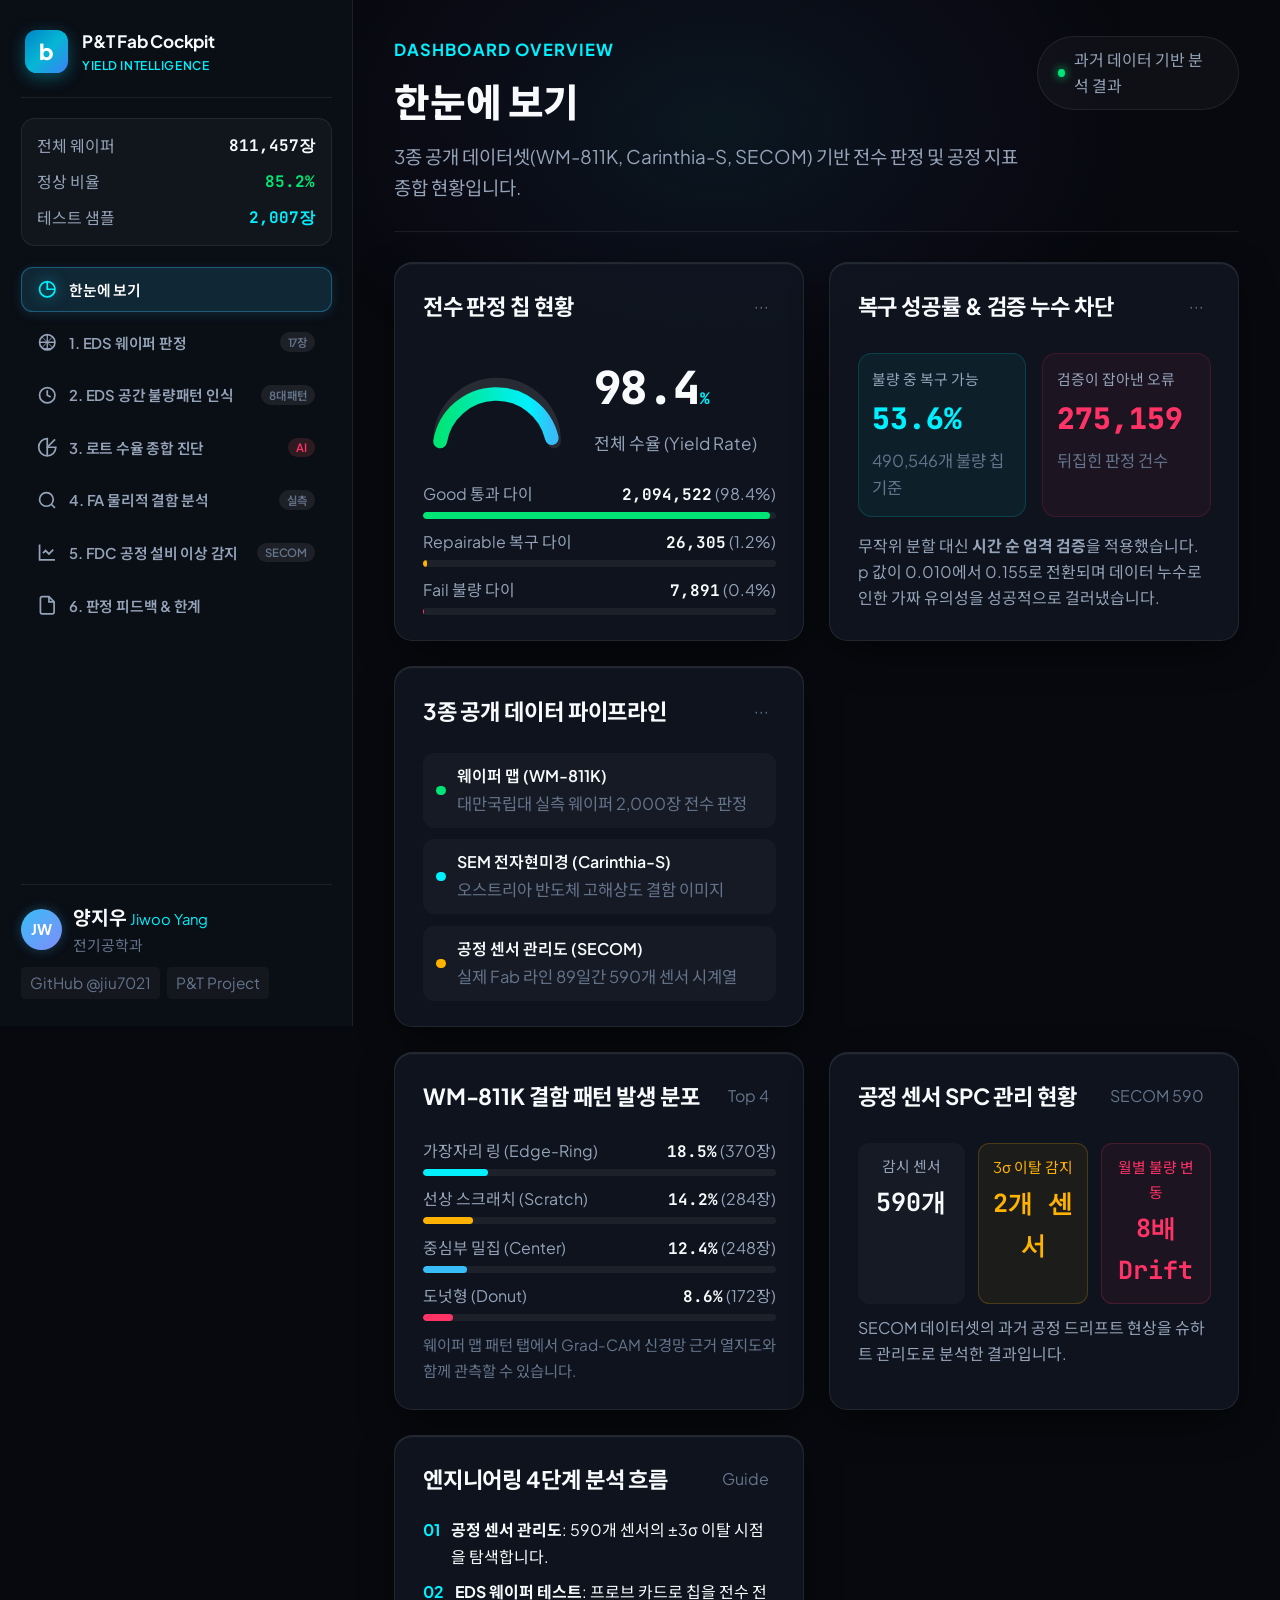
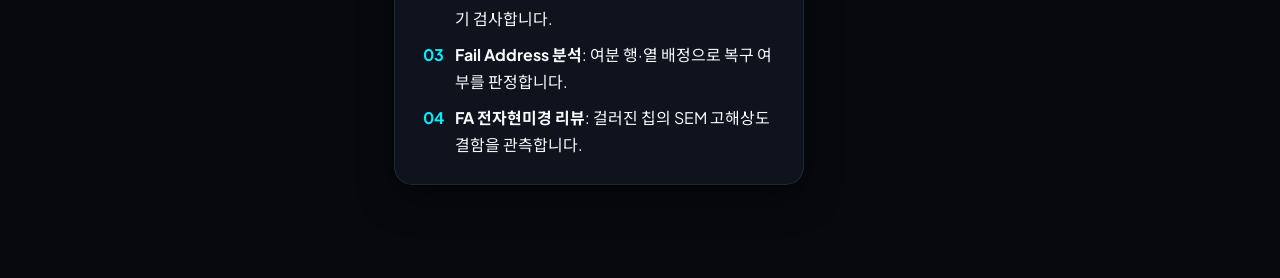
<file: src/viz/dashboard_template.html>
<!doctype html>
<html lang="ko" data-theme="dark">
<head>
<meta charset="utf-8">
<meta name="viewport" content="width=device-width, initial-scale=1">
<title>P&amp;T Wafer Yield Intelligence Cockpit</title>
<link rel="preconnect" href="https://fonts.googleapis.com">
<link rel="preconnect" href="https://fonts.gstatic.com" crossorigin>
<link href="https://fonts.googleapis.com/css2?family=Plus+Jakarta+Sans:wght@400;500;600;700;800&family=JetBrains+Mono:wght@400;500;600;700&family=Noto+Sans+KR:wght@400;500;600;700&display=swap" rel="stylesheet">
<style>
/* ═══════════════════════════════════════════════════════════════════════
   P&T SEMICONDUCTOR LUXURY DARK COCKPIT THEME v5.0
   ═══════════════════════════════════════════════════════════════════════ */
:root {
  /* Backgrounds */
  --bg-deep: #07090e;
  --bg-surface: #0c1017;
  --bg-panel: rgba(16, 22, 34, 0.82);
  --bg-panel-hover: rgba(22, 30, 46, 0.95);
  --bg-sunken: rgba(10, 14, 22, 0.7);
  
  /* Borders & Dividers */
  --border: rgba(255, 255, 255, 0.12);
  --border-glass: rgba(255, 255, 255, 0.08);
  --border-light: rgba(255, 255, 255, 0.16);
  --line: rgba(255, 255, 255, 0.1);
  
  /* Text */
  --text: #f8fafc;
  --text-white: #f8fafc;
  --text-secondary: #94a3b8;
  --text-muted: #64748b;
  --muted: #64748b;
  
  /* Accents & Status */
  --accent: #38bdf8;
  --neon-cyan: #00f0ff;
  --neon-blue: #38bdf8;
  --neon-green: #00e676;
  --neon-amber: #ffb300;
  --neon-rose: #ff3366;
  
  --ok: #00e676;
  --bad: #ff3366;
  --warn: #ffb300;
  
  /* Dies & Grades */
  --die-pass: #00e676;
  --die-repair: #ffb300;
  --die-fail: #ff3366;
  --die-out: #1a2234;
  --grade-good: #00e676;
  --grade-rep: #ffb300;
  --grade-fail: #ff3366;

  --card-radius: 16px;
  --card-shadow: 0 12px 36px -8px rgba(0, 0, 0, 0.7), inset 0 1px 0 rgba(255, 255, 255, 0.09);
  --font-sans: 'Plus Jakarta Sans', 'Noto Sans KR', -apple-system, sans-serif;
  --font-mono: 'JetBrains Mono', monospace;
}

* { box-sizing: border-box; margin: 0; padding: 0; }
body {
  background: var(--bg-deep);
  color: var(--text-white);
  font-family: var(--font-sans);
  font-size: 16px;
  line-height: 1.68;
  -webkit-font-smoothing: antialiased;
  overflow-x: hidden;
  min-height: 100vh;
}

/* Global Consistent Scrollbars across ALL containers */
::-webkit-scrollbar {
  width: 7px;
  height: 7px;
}
::-webkit-scrollbar-track {
  background: rgba(255, 255, 255, 0.04);
  border-radius: 999px;
}
::-webkit-scrollbar-thumb {
  background: rgba(56, 189, 248, 0.45);
  border-radius: 999px;
}
::-webkit-scrollbar-thumb:hover {
  background: var(--neon-cyan);
}

/* Ambient Background Glow */
body::before {
  content: "";
  position: fixed;
  top: -150px;
  left: 25%;
  width: 800px;
  height: 550px;
  background: radial-gradient(ellipse, rgba(56, 189, 248, 0.08) 0%, rgba(139, 92, 246, 0.03) 50%, transparent 80%);
  pointer-events: none;
  z-index: 0;
}

.app-layout {
  display: flex;
  min-height: 100vh;
  position: relative;
  z-index: 1;
  zoom: 1.14;
}

/* ═══ Wide Dark Sidebar (280px, Profile Card Included) ═══ */
.cockpit-sidebar {
  width: 310px;
  background: rgba(11, 15, 23, 0.94);
  border-right: 1px solid var(--border-glass);
  backdrop-filter: blur(24px);
  display: flex;
  flex-direction: column;
  padding: 24px 18px;
  position: sticky;
  top: 0;
  height: 100vh;
  flex-shrink: 0;
  z-index: 100;
}
.sidebar-brand {
  display: flex;
  align-items: center;
  gap: 12px;
  padding: 0 4px 18px;
  border-bottom: 1px solid var(--border-glass);
  margin-bottom: 18px;
}
.brand-logo {
  width: 38px;
  height: 38px;
  border-radius: 10px;
  background: linear-gradient(135deg, #0284c7 0%, #06b6d4 50%, #3b82f6 100%);
  display: flex;
  align-items: center;
  justify-content: center;
  font-size: 19px;
  font-weight: 800;
  color: #fff;
  box-shadow: 0 4px 14px rgba(6, 182, 212, 0.4);
}
.brand-text {
  display: flex;
  flex-direction: column;
  white-space: nowrap;
}
.brand-name {
  font-size: 15px;
  font-weight: 700;
  color: var(--text-white);
  letter-spacing: -0.2px;
}
.brand-sub {
  font-size: 10.5px;
  color: var(--neon-cyan);
  font-weight: 600;
  letter-spacing: 0.5px;
}

/* Sidebar Global KPI Summary Box */
.sidebar-kpi-box {
  background: rgba(255, 255, 255, 0.03);
  border: 1px solid var(--border-glass);
  border-radius: 12px;
  padding: 12px 14px;
  margin-bottom: 18px;
  display: flex;
  flex-direction: column;
  gap: 8px;
}
.s-kpi-row {
  display: flex;
  align-items: center;
  justify-content: space-between;
  font-size:14px;
  white-space: nowrap;
}
.s-kpi-row span {
  color: var(--text-secondary);
}
.s-kpi-row b {
  font-family: var(--font-mono);
  color: var(--text-white);
}

/* Sidebar Navigation Items - No line breaks */
.sidebar-nav {
  display: flex;
  flex-direction: column;
  gap: 6px;
  flex: 1;
}
.nav-btn {
  display: flex;
  align-items: center;
  gap: 10px;
  padding: 10px 14px;
  border-radius: 10px;
  border: 1px solid transparent;
  background: transparent;
  color: var(--text-secondary);
  font-family: inherit;
  font-size: 13px;
  font-weight: 600;
  cursor: pointer;
  transition: all 0.18s ease;
  text-align: left;
  width: 100%;
  white-space: nowrap;
}
.nav-btn:hover {
  color: var(--text-white);
  background: rgba(255, 255, 255, 0.05);
}
.nav-btn.on {
  color: #fff;
  background: rgba(56, 189, 248, 0.14);
  border-color: rgba(56, 189, 248, 0.35);
  box-shadow: 0 2px 10px rgba(56, 189, 248, 0.15);
}
.nav-btn.on svg {
  color: var(--neon-cyan);
  filter: drop-shadow(0 0 6px rgba(0,240,255,0.6));
}
.nav-btn-icon {
  flex-shrink: 0;
  display: flex;
  align-items: center;
  justify-content: center;
}
.nav-btn span {
  white-space: nowrap;
  letter-spacing: -0.2px;
}
.nav-btn-badge {
  margin-left: auto;
  font-size: 10px;
  padding: 2px 7px;
  border-radius: 999px;
  background: rgba(255, 255, 255, 0.08);
  color: var(--text-muted);
  white-space: nowrap;
  flex-shrink: 0;
}
.nav-btn.on .nav-btn-badge {
  background: rgba(0, 240, 255, 0.25);
  color: var(--neon-cyan);
}

/* ═══ Author Profile Card in Lower Sidebar ═══ */
.sidebar-profile-card {
  margin-top: auto;
  padding-top: 14px;
  border-top: 1px solid var(--border-glass);
  display: flex;
  align-items: center;
  gap: 10px;
}
.profile-avatar {
  width: 36px;
  height: 36px;
  border-radius: 50%;
  background: linear-gradient(135deg, #38bdf8, #818cf8);
  display: flex;
  align-items: center;
  justify-content: center;
  font-size: 13px;
  font-weight: 700;
  color: #fff;
  flex-shrink: 0;
  box-shadow: 0 0 10px rgba(56, 189, 248, 0.3);
}
.profile-info {
  display: flex;
  flex-direction: column;
  min-width: 0;
}
.profile-name {
  font-size: 17px;
  font-weight: 700;
  color: var(--text-white);
  white-space: nowrap;
}
.profile-sub {
  font-size:13px;
  color: var(--neon-cyan);
  font-weight: 400;
}
.profile-role {
  font-size:13px;
  color: var(--text-muted);
  white-space: nowrap;
}
.sidebar-profile-meta {
  display: flex;
  align-items: center;
  gap: 6px;
  font-size: 10.5px;
  color: var(--text-muted);
  margin-top: 8px;
}
.profile-tag {
  background: rgba(255, 255, 255, 0.04);
  padding: 2.5px 8px;
  border-radius: 4px;
  font-size:13.5px;
}

/* ═══ Main Viewport & Generous Header ═══ */
.main-viewport {
  flex: 1;
  display: flex;
  flex-direction: column;
  min-width: 0;
  padding: 32px 36px 60px;
}

/* Page Top Header (CMP Dashboard Breathing Room) */
.page-top-header {
  display: flex;
  align-items: flex-start;
  justify-content: space-between;
  padding-bottom: 24px;
  margin-bottom: 26px;
  border-bottom: 1px solid var(--border-glass);
}
.page-title-wrap {
  display: flex;
  flex-direction: column;
  gap: 4px;
}
.page-tag {
  font-size:14.5px;
  font-weight: 700;
  letter-spacing: 0.8px;
  color: var(--neon-cyan);
  text-transform: uppercase;
}
.page-main-title {
  font-size: 34px;
  font-weight: 800;
  color: var(--text-white);
  letter-spacing: -0.4px;
}
.page-sub-desc {
  font-size: 16.5px;
  color: var(--text-secondary);
  margin-top: 2px;
}

.page-top-right {
  display: flex;
  align-items: center;
  gap: 12px;
}
.status-pill {
  display: flex;
  align-items: center;
  gap: 8px;
  background: rgba(255, 255, 255, 0.03);
  border: 1px solid var(--border-glass);
  padding: 8px 18px;
  border-radius: 999px;
  font-size: 14px;
  color: var(--text-secondary);
}
.pulse-dot {
  width: 7px;
  height: 7px;
  border-radius: 50%;
  background: var(--neon-green);
  box-shadow: 0 0 8px var(--neon-green);
}

/* Tab Panes */
.tab-pane {
  display: none;
  animation: cockpitFadeIn 0.22s cubic-bezier(0.16, 1, 0.3, 1) forwards;
}
.tab-pane.on {
  display: block;
}
@keyframes cockpitFadeIn {
  from { opacity: 0; transform: translateY(6px); }
  to { opacity: 1; transform: translateY(0); }
}

/* ═══ Cockpit Grid Layouts ═══ */
.cockpit-grid-3 {
  display: grid;
  grid-template-columns: repeat(3, minmax(0, 1fr));
  gap: 22px;
  margin-bottom: 22px;
}
.cockpit-grid-split {
  display: grid;
  grid-template-columns: 290px minmax(480px, 1.25fr) minmax(390px, 1fr);
  gap: 22px;
  margin-bottom: 22px;
  align-items: stretch;
}
.cockpit-grid-sem {
  display: grid;
  grid-template-columns: 280px minmax(520px, 1.35fr) minmax(320px, 380px);
  gap: 22px;
  margin-bottom: 22px;
  align-items: stretch;
}

@media (max-width: 1400px) {
  .cockpit-grid-3 { grid-template-columns: repeat(2, 1fr); }
  .cockpit-grid-split, .cockpit-grid-sem { grid-template-columns: 270px 1fr; }
  .cockpit-grid-split > :nth-child(3), .cockpit-grid-sem > :nth-child(3) { grid-column: span 2; }
}
@media (max-width: 960px) {
  .cockpit-grid-3, .cockpit-grid-split, .cockpit-grid-sem { grid-template-columns: 1fr; }
  .cockpit-grid-split > :nth-child(3), .cockpit-grid-sem > :nth-child(3) { grid-column: span 1; }
}

/* Glass Cards */
.c-card {
  background: var(--bg-panel);
  border: 1px solid var(--border-glass);
  border-radius: var(--card-radius);
  padding: 22px 24px;
  box-shadow: var(--card-shadow);
  backdrop-filter: blur(24px);
  position: relative;
  display: flex;
  flex-direction: column;
  transition: border-color 0.2s ease, box-shadow 0.2s ease;
}
.c-card:hover {
  border-color: var(--border-light);
}
.c-card-head {
  display: flex;
  align-items: center;
  justify-content: space-between;
  margin-bottom: 16px;
  flex-shrink: 0;
}
.c-card-title {
  font-size: 19.5px;
  font-weight: 700;
  color: var(--text-white);
  letter-spacing: -0.1px;
  display: flex;
  align-items: center;
  gap: 8px;
}
.c-card-action {
  color: var(--text-muted);
  font-size: 14px;
  padding: 2px 6px;
}

/* Domain Instruction Banners */
.click-hint-banner {
  background: rgba(0, 240, 255, 0.08);
  border: 1px solid rgba(0, 240, 255, 0.25);
  border-radius: 8px;
  padding: 12px 18px;
  font-size: 15px;
  color: var(--neon-cyan);
  text-align: center;
  margin-top: 12px;
  width: 100%;
}
.synth-notice-chip {
  background: rgba(255, 179, 0, 0.08);
  border: 1px solid rgba(255, 179, 0, 0.25);
  border-radius: 8px;
  padding: 12px 18px;
  font-size: 14px;
  color: #fde047;
  line-height: 1.5;
  margin-top: 10px;
}

/* Speedometer Arc Gauge */
.gauge-container {
  display: flex;
  align-items: center;
  gap: 20px;
  padding: 6px 0;
}
.gauge-visual {
  position: relative;
  width: 130px;
  height: 85px;
  flex-shrink: 0;
}
.gauge-info {
  flex: 1;
}
.gauge-val-big {
  font-size: 40px;
  font-weight: 800;
  color: var(--text-white);
  font-family: var(--font-mono);
  letter-spacing: -0.5px;
}
.gauge-val-big span {
  font-size: 14px;
  color: var(--neon-cyan);
}
.gauge-sub {
  font-size: 15px;
  color: var(--text-secondary);
  margin-top: 2px;
}

/* Distribution Progress Bars */
.dist-bars {
  margin-top: 14px;
  display: flex;
  flex-direction: column;
  gap: 9px;
}
.dist-item {
  display: flex;
  flex-direction: column;
  gap: 3px;
}
.dist-header {
  display: flex;
  justify-content: space-between;
  font-size:14px;
  color: var(--text-secondary);
}
.dist-header span b {
  font-family: var(--font-mono);
  color: var(--text-white);
}
.dist-track {
  height: 6px;
  background: rgba(255, 255, 255, 0.06);
  border-radius: 999px;
  overflow: hidden;
}
.dist-fill {
  height: 100%;
  border-radius: 999px;
}

/* 300mm Silicon Wafer Map Bezel & Stand */
.wafer-hero-stand {
  display: flex;
  flex-direction: column;
  align-items: center;
  justify-content: center;
  padding: 8px 0;
  position: relative;
}
.wafer-disc-rim {
  width: 500px;
  height: 500px;
  border-radius: 50%;
  background: radial-gradient(circle at 35% 35%, #182234 0%, #0c121d 70%, #070a10 100%);
  border: 4px solid #232f46;
  box-shadow: 0 0 35px rgba(0, 240, 255, 0.12), inset 0 0 25px rgba(0, 0, 0, 0.85);
  display: flex;
  align-items: center;
  justify-content: center;
  position: relative;
  overflow: hidden;
}
#emap {
  cursor: crosshair;
  border-radius: 50%;
  max-width: 470px;
  max-height: 470px;
}
#wmap, #wcam {
  cursor: crosshair;
  border-radius: 50%;
  max-width: 440px;
  max-height: 440px;
  image-rendering: pixelated;
}
.wafer-legend-row {
  display: flex;
  align-items: center;
  justify-content: center;
  gap: 16px;
  margin-top: 14px;
  font-size:14px;
}
.legend-chip {
  display: flex;
  align-items: center;
  gap: 6px;
  color: var(--text-secondary);
}
.legend-dot {
  width: 9px;
  height: 9px;
  border-radius: 2px;
}

/* ═══ Wafer List Picker (No Empty Space, High Visibility Scroll) ═══ */
.wafer-picker-container {
  display: flex;
  flex-direction: column;
  flex: 1;
  min-height: 540px;
}
.wafer-picker-list {
  flex: 1;
  height: 500px;
  max-height: 500px;
  overflow-y: scroll; /* Always show track */
  display: flex;
  flex-direction: column;
  gap: 6px;
  padding-right: 6px;
}
.scroll-hint-bar {
  margin-top: 8px;
  padding: 9px 14px;
  background: rgba(255, 255, 255, 0.02);
  border-top: 1px solid var(--border-glass);
  border-radius: 0 0 8px 8px;
  font-size: 13px;
  color: var(--text-muted);
  display: flex;
  align-items: center;
  justify-content: space-between;
}

.wafer-item-row {
  display: flex;
  align-items: center;
  justify-content: space-between;
  padding: 8px 12px;
  border-radius: 10px;
  background: rgba(255, 255, 255, 0.03);
  border: 1px solid transparent;
  cursor: pointer;
  transition: all 0.15s ease;
}
.wafer-item-row:hover {
  background: rgba(255, 255, 255, 0.07);
  border-color: rgba(255, 255, 255, 0.1);
}
.wafer-item-row.on {
  background: rgba(0, 240, 255, 0.12);
  border-color: rgba(0, 240, 255, 0.35);
  box-shadow: 0 0 12px rgba(0, 240, 255, 0.15);
}
.w-row-left {
  display: flex;
  align-items: center;
  gap: 8px;
  min-width: 0;
  flex: 1;
}
.w-row-id {
  font-family: var(--font-mono);
  font-size: 15px;
  font-weight: 600;
  color: var(--text-white);
  white-space: nowrap;
  overflow: hidden;
  text-overflow: ellipsis;
}
.w-row-badge {
  font-size: 13.5px;
  padding: 2px 7px;
  border-radius: 999px;
  font-weight: 600;
  flex-shrink: 0;
  white-space: nowrap;
}

/* Dark Glass Tables */
table.cockpit-table {
  width: 100%;
  border-collapse: collapse;
  font-size: 15px;
}
table.cockpit-table th {
  text-align: left;
  padding: 8px 10px;
  color: var(--text-muted);
  font-weight: 600;
  border-bottom: 1px solid var(--border-glass);
}
table.cockpit-table td {
  padding: 8px 10px;
  border-bottom: 1px solid rgba(255, 255, 255, 0.04);
  color: var(--text-white);
}
table.cockpit-table tr:last-child td {
  border-bottom: none;
}
.mono {
  font-family: var(--font-mono);
}

/* Neon accents for original classes */
.bad { color: var(--neon-rose) !important; font-weight: 700; }
.ok { color: var(--neon-green) !important; font-weight: 700; }
.bar {
  height: 8px;
  background: rgba(255,255,255,0.08);
  border-radius: 999px;
  overflow: hidden;
  margin-top: 4px;
}
.bar>i {
  display: block;
  height: 100%;
  border-radius: 999px;
  background: linear-gradient(90deg, var(--neon-cyan), var(--neon-blue)) !important;
}
.kv { display: grid; grid-template-columns: auto 1fr; gap: 7px 16px; font-size: 14.5px; }
.kv b { color: var(--text-muted); font-weight: 600; }
.cand {
  border: 1px solid var(--border-glass);
  background: rgba(255, 255, 255, 0.02);
  border-radius: 10px;
  padding: 10px 12px;
  margin-bottom: 8px;
}
.cand .proc { font-weight: 700; font-size: 15.5px; color: var(--neon-cyan); }
.cand .rat { font-size: 14px; margin: 6px 0; color: var(--text-secondary); }
.cand .ref { font-size:14px; color: var(--text-muted); word-break: break-word; }
.cand .note { font-size:13px; color: var(--neon-amber); margin-top: 4px; }
</style>
</head>
<body>

<div class="app-layout">
  <!-- Integrated Left Sidebar (280px, Profile Card Included) -->
  <aside class="cockpit-sidebar">
    <div class="sidebar-brand">
      <div class="brand-logo">b</div>
      <div class="brand-text">
        <div class="brand-name">P&amp;T Fab Cockpit</div>
        <div class="brand-sub">YIELD INTELLIGENCE</div>
      </div>
    </div>

    <!-- Sidebar KPI Box -->
    <div class="sidebar-kpi-box">
      <div class="s-kpi-row">
        <span>전체 웨이퍼</span>
        <b>811,457장</b>
      </div>
      <div class="s-kpi-row">
        <span>정상 비율</span>
        <b style="color:var(--neon-green)">85.2%</b>
      </div>
      <div class="s-kpi-row">
        <span>테스트 샘플</span>
        <b style="color:var(--neon-cyan)">2,007장</b>
      </div>
    </div>

    <!-- Vertical Navigation Menu (Single Line Guarantee) -->
    <nav class="sidebar-nav">
      <button class="nav-btn on" data-target="s-overview">
        <span class="nav-btn-icon">
          <svg width="18" height="18" viewBox="0 0 24 24" fill="none" stroke="currentColor" stroke-width="2"><circle cx="12" cy="12" r="9"/><path d="M12 3v9h9"/></svg>
        </span>
        <span>한눈에 보기</span>
      </button>

      <button class="nav-btn" data-target="s-eds">
        <span class="nav-btn-icon">
          <svg width="18" height="18" viewBox="0 0 24 24" fill="none" stroke="currentColor" stroke-width="2">
            <circle cx="12" cy="12" r="9"/>
            <path d="M12 3v18M3 12h18" stroke-width="1.5"/>
            <path d="M6 6l12 12M18 6L6 18" stroke-width="1.2" opacity="0.6"/>
            <path d="M8 20h8" stroke-width="2.5"/>
          </svg>
        </span>
        <span>1. EDS 웨이퍼 판정</span>
        <span class="nav-btn-badge">17장</span>
      </button>

      <button class="nav-btn" data-target="s-map">
        <span class="nav-btn-icon">
          <svg width="18" height="18" viewBox="0 0 24 24" fill="none" stroke="currentColor" stroke-width="2"><circle cx="12" cy="12" r="9"/><path d="M12 6v6l4 2"/></svg>
        </span>
        <span>2. EDS 공간 불량패턴 인식</span>
        <span class="nav-btn-badge">8대 패턴</span>
      </button>

            <button class="nav-btn" data-target="s-llm">
        <span class="nav-btn-icon">
          <svg width="18" height="18" viewBox="0 0 24 24" fill="none" stroke="currentColor" stroke-width="2"><path d="M12 2a10 10 0 1 0 10 10H12V2z"></path><path d="M12 12 21.1 2.9"></path><path d="M12 12v10"></path></svg>
        </span>
        <span>3. 로트 수율 종합 진단</span>
        <span class="nav-btn-badge" style="background:rgba(255,107,107,0.15);color:var(--neon-rose)">AI</span>
      </button>

      <button class="nav-btn" data-target="s-fa">
        <span class="nav-btn-icon">
          <svg width="18" height="18" viewBox="0 0 24 24" fill="none" stroke="currentColor" stroke-width="2"><circle cx="11" cy="11" r="8"/><path d="m21 21-4.35-4.35"/></svg>
        </span>
        <span>4. FA 물리적 결함 분석</span>
        <span class="nav-btn-badge">실측</span>
      </button>

      <button class="nav-btn" data-target="s-sensor">
        <span class="nav-btn-icon">
          <svg width="18" height="18" viewBox="0 0 24 24" fill="none" stroke="currentColor" stroke-width="2"><path d="M3 3v18h18"/><path d="m19 9-5 5-4-4-3 3"/></svg>
        </span>
        <span>5. FDC 공정 설비 이상 감지</span>
        <span class="nav-btn-badge">SECOM</span>
      </button>

      <button class="nav-btn" data-target="s-feedback">
        <span class="nav-btn-icon">
          <svg width="18" height="18" viewBox="0 0 24 24" fill="none" stroke="currentColor" stroke-width="2"><path d="M14 2H6a2 2 0 0 0-2 2v16a2 2 0 0 0 2 2h12a2 2 0 0 0 2-2V8z"/><polyline points="14 2 14 8 20 8"/></svg>
        </span>
        <span>6. 판정 피드백 &amp; 한계</span>
      </button>
    </nav>

    <!-- Author Profile Card in Lower Sidebar -->
    <div class="sidebar-profile-card">
      <div class="profile-avatar">JW</div>
      <div class="profile-info">
        <div class="profile-name">양지우 <span class="profile-sub">Jiwoo Yang</span></div>
        <div class="profile-role">전기공학과</div>
      </div>
    </div>
    <div class="sidebar-profile-meta">
      <span class="profile-tag">GitHub @jiu7021</span>
      <span class="profile-tag">P&amp;T Project</span>
    </div>
  </aside>

  <!-- Main Viewport -->
  <main class="main-viewport">
    <!-- Top Header Bar with CMP Dashboard Style Breathing Space -->
    <header class="page-top-header">
      <div class="page-title-wrap">
        <div class="page-tag" id="pageTag">DASHBOARD OVERVIEW</div>
        <h1 class="page-main-title" id="pageTitle">한눈에 보기</h1>
        <p class="page-sub-desc" id="pageSub">3종 공개 데이터셋(WM-811K, Carinthia-S, SECOM) 기반 전수 판정 및 공정 지표 종합 현황입니다.</p>
      </div>
      <div class="page-top-right">
        <div class="status-pill">
          <span class="pulse-dot"></span>
          <span id="pageLiveStatus">과거 데이터 기반 분석 결과</span>
        </div>
      </div>
    </header>

    <!-- ══════ TAB 0: 한눈에 보기 (Overview - 6 Full Cards) ══════ -->
    <section class="tab-pane on" id="s-overview">
      <div class="cockpit-grid-3">
        <!-- Card 1: 수율 계기판 -->
        <div class="c-card">
          <div class="c-card-head">
            <span class="c-card-title">전수 판정 칩 현황</span>
            <span class="c-card-action">···</span>
          </div>
          <div class="gauge-container">
            <div class="gauge-visual">
              <svg width="130" height="85" viewBox="0 0 130 85">
                <path d="M 15 75 A 50 50 0 0 1 115 75" fill="none" stroke="rgba(255,255,255,0.1)" stroke-width="12" stroke-linecap="round"/>
                <path d="M 15 75 A 50 50 0 0 1 113 72" fill="none" stroke="url(#cyanGrad)" stroke-width="12" stroke-linecap="round"/>
                <defs>
                  <linearGradient id="cyanGrad" x1="0%" y1="0%" x2="100%" y2="0%">
                    <stop offset="0%" stop-color="#00e676"/>
                    <stop offset="80%" stop-color="#00f0ff"/>
                    <stop offset="100%" stop-color="#38bdf8"/>
                  </linearGradient>
                </defs>
              </svg>
            </div>
            <div class="gauge-info">
              <div class="gauge-val-big">98.4<span>%</span></div>
              <div class="gauge-sub">전체 수율 (Yield Rate)</div>
            </div>
          </div>
          <div class="dist-bars">
            <div class="dist-item">
              <div class="dist-header"><span>Good 통과 다이</span><span><b>2,094,522</b> (98.4%)</span></div>
              <div class="dist-track"><div class="dist-fill" style="width:98.4%;background:var(--neon-green)"></div></div>
            </div>
            <div class="dist-item">
              <div class="dist-header"><span>Repairable 복구 다이</span><span><b>26,305</b> (1.2%)</span></div>
              <div class="dist-track"><div class="dist-fill" style="width:1.2%;background:var(--neon-amber)"></div></div>
            </div>
            <div class="dist-item">
              <div class="dist-header"><span>Fail 불량 다이</span><span><b>7,891</b> (0.4%)</span></div>
              <div class="dist-track"><div class="dist-fill" style="width:0.4%;background:var(--neon-rose)"></div></div>
            </div>
          </div>
        </div>

        <!-- Card 2: 복구 성공률 & 엄격 검증 -->
        <div class="c-card">
          <div class="c-card-head">
            <span class="c-card-title">복구 성공률 &amp; 검증 누수 차단</span>
            <span class="c-card-action">···</span>
          </div>
          <div style="display:flex;gap:14px;margin:8px 0 14px">
            <div style="flex:1;background:rgba(0,240,255,0.06);padding:12px;border-radius:12px;border:1px solid rgba(0,240,255,0.15)">
              <div style="font-size:13px;color:var(--text-secondary)">불량 중 복구 가능</div>
              <div style="font-size:26px;font-weight:800;color:var(--neon-cyan);margin-top:2px" class="mono">53.6%</div>
              <div style="font-size:14.5px;color:var(--text-muted);margin-top:2px">490,546개 불량 칩 기준</div>
            </div>
            <div style="flex:1;background:rgba(255,51,102,0.06);padding:12px;border-radius:12px;border:1px solid rgba(255,51,102,0.15)">
              <div style="font-size:13px;color:var(--text-secondary)">검증이 잡아낸 오류</div>
              <div style="font-size:26px;font-weight:800;color:var(--neon-rose);margin-top:2px" class="mono">275,159</div>
              <div style="font-size:14.5px;color:var(--text-muted);margin-top:2px">뒤집힌 판정 건수</div>
            </div>
          </div>
          <p style="font-size:14px;color:var(--text-secondary);line-height:1.65">
            무작위 분할 대신 <b>시간 순 엄격 검증</b>을 적용했습니다. p 값이 0.010에서 0.155로 전환되며 데이터 누수로 인한 가짜 유의성을 성공적으로 걸러냈습니다.
          </p>
        </div>

        <!-- Card 3: 3종 공개 데이터 파이프라인 -->
        <div class="c-card">
          <div class="c-card-head">
            <span class="c-card-title">3종 공개 데이터 파이프라인</span>
            <span class="c-card-action">···</span>
          </div>
          <div style="display:flex;flex-direction:column;gap:10px;margin-top:4px">
            <div style="display:flex;gap:10px;align-items:center;background:rgba(255,255,255,0.03);padding:9px 12px;border-radius:10px">
              <span style="width:8px;height:8px;border-radius:50%;background:var(--neon-green)"></span>
              <div style="flex:1">
                <div style="font-size:14px;font-weight:600">웨이퍼 맵 (WM-811K)</div>
                <div style="font-size:14.5px;color:var(--text-muted)">대만국립대 실측 웨이퍼 2,000장 전수 판정</div>
              </div>
            </div>
            <div style="display:flex;gap:10px;align-items:center;background:rgba(255,255,255,0.03);padding:9px 12px;border-radius:10px">
              <span style="width:8px;height:8px;border-radius:50%;background:var(--neon-cyan)"></span>
              <div style="flex:1">
                <div style="font-size:14px;font-weight:600">SEM 전자현미경 (Carinthia-S)</div>
                <div style="font-size:14.5px;color:var(--text-muted)">오스트리아 반도체 고해상도 결함 이미지</div>
              </div>
            </div>
            <div style="display:flex;gap:10px;align-items:center;background:rgba(255,255,255,0.03);padding:9px 12px;border-radius:10px">
              <span style="width:8px;height:8px;border-radius:50%;background:var(--neon-amber)"></span>
              <div style="flex:1">
                <div style="font-size:14px;font-weight:600">공정 센서 관리도 (SECOM)</div>
                <div style="font-size:14.5px;color:var(--text-muted)">실제 Fab 라인 89일간 590개 센서 시계열</div>
              </div>
            </div>
          </div>
        </div>
      </div>

      <!-- Row 2: 3 Rich Deep-Dive Cards -->
      <div class="cockpit-grid-3">
        <!-- Card 4: 8대 결함 패턴 발생 분포 -->
        <div class="c-card">
          <div class="c-card-head">
            <span class="c-card-title">WM-811K 결함 패턴 발생 분포</span>
            <span class="c-card-action">Top 4</span>
          </div>
          <div class="dist-bars" style="margin-top:4px">
            <div class="dist-item">
              <div class="dist-header"><span>가장자리 링 (Edge-Ring)</span><span><b>18.5%</b> (370장)</span></div>
              <div class="dist-track"><div class="dist-fill" style="width:18.5%;background:var(--neon-cyan)"></div></div>
            </div>
            <div class="dist-item">
              <div class="dist-header"><span>선상 스크래치 (Scratch)</span><span><b>14.2%</b> (284장)</span></div>
              <div class="dist-track"><div class="dist-fill" style="width:14.2%;background:var(--neon-amber)"></div></div>
            </div>
            <div class="dist-item">
              <div class="dist-header"><span>중심부 밀집 (Center)</span><span><b>12.4%</b> (248장)</span></div>
              <div class="dist-track"><div class="dist-fill" style="width:12.4%;background:var(--neon-blue)"></div></div>
            </div>
            <div class="dist-item">
              <div class="dist-header"><span>도넛형 (Donut)</span><span><b>8.6%</b> (172장)</span></div>
              <div class="dist-track"><div class="dist-fill" style="width:8.6%;background:var(--neon-rose)"></div></div>
            </div>
          </div>
          <div style="font-size:13.5px;color:var(--text-muted);margin-top:10px">
            웨이퍼 맵 패턴 탭에서 Grad-CAM 신경망 근거 열지도와 함께 관측할 수 있습니다.
          </div>
        </div>

        <!-- Card 5: 공정 센서 SPC 모니터링 현황 -->
        <div class="c-card">
          <div class="c-card-head">
            <span class="c-card-title">공정 센서 SPC 관리 현황</span>
            <span class="c-card-action">SECOM 590</span>
          </div>
          <div style="display:flex;gap:12px;margin:8px 0 10px">
            <div style="flex:1;background:rgba(255,255,255,0.03);padding:10px;border-radius:10px;text-align:center">
              <div style="font-size:13px;color:var(--text-secondary)">감시 센서</div>
              <div style="font-size:22px;font-weight:700;color:var(--text-white);margin-top:2px" class="mono">590개</div>
            </div>
            <div style="flex:1;background:rgba(255,179,0,0.06);padding:10px;border-radius:10px;text-align:center;border:1px solid rgba(255,179,0,0.2)">
              <div style="font-size:13px;color:var(--neon-amber)">3σ 이탈 감지</div>
              <div style="font-size:22px;font-weight:700;color:var(--neon-amber);margin-top:2px" class="mono">2개 센서</div>
            </div>
            <div style="flex:1;background:rgba(255,51,102,0.06);padding:10px;border-radius:10px;text-align:center;border:1px solid rgba(255,51,102,0.2)">
              <div style="font-size:13px;color:var(--neon-rose)">월별 불량 변동</div>
              <div style="font-size:22px;font-weight:700;color:var(--neon-rose);margin-top:2px" class="mono">8배 Drift</div>
            </div>
          </div>
          <p style="font-size:14px;color:var(--text-secondary);line-height:1.6;margin:0">
            SECOM 데이터셋의 과거 공정 드리프트 현상을 슈하트 관리도로 분석한 결과입니다.
          </p>
        </div>

        <!-- Card 6: 워크벤치 분석 워크플로우 -->
        <div class="c-card">
          <div class="c-card-head">
            <span class="c-card-title">엔지니어링 4단계 분석 흐름</span>
            <span class="c-card-action">Guide</span>
          </div>
          <div style="display:flex;flex-direction:column;gap:8px;font-size:14px">
            <div style="display:flex;gap:10px;align-items:baseline">
              <span style="color:var(--neon-cyan);font-weight:700">01</span>
              <span><b>공정 센서 관리도</b>: 590개 센서의 ±3σ 이탈 시점을 탐색합니다.</span>
            </div>
            <div style="display:flex;gap:10px;align-items:baseline">
              <span style="color:var(--neon-cyan);font-weight:700">02</span>
              <span><b>EDS 웨이퍼 테스트</b>: 프로브 카드로 칩을 전수 전기 검사합니다.</span>
            </div>
            <div style="display:flex;gap:10px;align-items:baseline">
              <span style="color:var(--neon-cyan);font-weight:700">03</span>
              <span><b>Fail Address 분석</b>: 여분 행·열 배정으로 복구 여부를 판정합니다.</span>
            </div>
            <div style="display:flex;gap:10px;align-items:baseline">
              <span style="color:var(--neon-cyan);font-weight:700">04</span>
              <span><b>FA 전자현미경 리뷰</b>: 걸러진 칩의 SEM 고해상도 결함을 관측합니다.</span>
            </div>
          </div>
        </div>
      </div>
    </section>

    <!-- ══════ TAB 1: EDS 웨이퍼 판정 ══════ -->
    <section class="tab-pane" id="s-eds">
      <!-- Row 1: The Core Inspection Cockpit (Top Priority) -->
      <div class="cockpit-grid-split">
        <!-- Col 1: Wafer Selector (Full Height, High Visibility Scroll) -->
        <div class="c-card">
          <div class="c-card-head">
            <span class="c-card-title">웨이퍼 선택</span>
            <span id="ecount" style="font-size:14.5px;color:var(--text-muted)"></span>
          </div>
          <select id="esel" style="display:none"></select>
          <div class="wafer-picker-container">
            <div class="wafer-picker-list" id="custom-eds-wafer-list"></div>
            <div class="scroll-hint-bar">
              <span>↕ 마우스 휠로 20장 전체 스크롤</span>
              <span>20 WAFERS</span>
            </div>
          </div>
        </div>

        <!-- Col 2: Centerpiece 300mm Silicon Wafer Map -->
        <div class="c-card" style="display:flex;flex-direction:column;align-items:center">
          <div class="c-card-head" style="width:100%">
            <span class="c-card-title">Silicon Wafer Map <span id="etitle" style="color:var(--neon-cyan);font-weight:400"></span></span>
            <span class="c-card-action" style="font-size:13px;color:var(--neon-cyan);border:1px solid rgba(0,240,255,0.3);padding:2px 8px;border-radius:999px">CROSSHAIR HUD</span>
          </div>
          
          <div class="wafer-hero-stand">
            <div class="wafer-disc-rim">
              <canvas id="emap" width="470" height="470"></canvas>
            </div>
          </div>

          <!-- Prominent Domain Click Notice -->
          <div class="click-hint-banner">
            🖱️ 웨이퍼 캔버스 위 다이를 선택하면 정밀 시험 측정치와 Fail Address가 표시됩니다.
          </div>

          <div class="wafer-legend-row">
            <div class="legend-chip"><span class="legend-dot" style="background:var(--neon-green)"></span> Good (통과)</div>
            <div class="legend-chip"><span class="legend-dot" style="background:var(--neon-amber)"></span> Repairable (복구)</div>
            <div class="legend-chip"><span class="legend-dot" style="background:var(--neon-rose)"></span> Fail (불량)</div>
          </div>
          <div id="ebar" style="width:100%;margin-top:14px"></div>
        </div>

        <!-- Col 3: Parametric Test & Selected Die -->
        <div class="c-card">
          <div class="c-card-head">
            <span class="c-card-title">선택 다이 전기 규격 측정치</span>
            <span class="c-card-action">···</span>
          </div>
          <div id="einfo">
            <div style="padding:28px 10px;text-align:center;color:var(--text-muted)">
              <svg width="36" height="36" viewBox="0 0 24 24" fill="none" stroke="currentColor" stroke-width="1.8" style="margin:0 auto 10px;color:var(--neon-cyan);opacity:0.85"><circle cx="12" cy="12" r="10"/><path d="M12 8l-4 4 4 4M16 12H8"/></svg>
              <div style="line-height:1.6">왼쪽 웨이퍼 캔버스 위 다이를 선택하면<br>정밀 측정값이 나타납니다.</div>
            </div>
          </div>
          <div class="synth-notice-chip">
            ⚠️ <b>합성 데이터 안내</b>: 다이 합불 판정은 WM-811K 실데이터이며, 칩 내부 <b>Fail Address 및 세부 시험 측정값은 연구 목적으로 직접 합성</b>한 데이터입니다.
          </div>
        </div>
      </div>

      <!-- Row 2: Chip Internal Fail Address (Revealed on Click) -->
      <div class="c-card" id="echip" style="display:none;margin-bottom:22px;border-color:rgba(0,240,255,0.35);box-shadow:0 0 25px rgba(0,240,255,0.15)">
        <div class="c-card-head">
          <span class="c-card-title">선택한 다이의 <span style="color:var(--neon-cyan)">칩 내부 Fail Address</span> 분포 <span id="echiptitle" style="color:var(--text-muted);font-weight:400"></span></span>
          <span class="c-card-action" onclick="document.getElementById('echip').style.display='none'">닫기 ✕</span>
        </div>
        <div style="display:grid;grid-template-columns:minmax(340px,440px) minmax(240px,320px) 1fr;gap:20px">
          <div>
            <canvas id="echipmap" width="420" height="420" style="width:100%;max-width:420px;border-radius:12px;background:#06080d;border:1px solid var(--border-glass)"></canvas>
            <div style="font-size:13.5px;color:var(--text-muted);margin-top:6px">
              <span style="color:var(--neon-rose)">●</span> 미해결 fail &nbsp;
              <span style="color:#64748b">●</span> 덮인 fail &nbsp;
              <span style="color:var(--neon-green)">▮</span> 배정된 여분 워드라인/비트라인
            </div>
          </div>
          <div>
            <div style="font-size:14px;font-weight:600;margin-bottom:8px">Fail Address 주소 목록 (합성 데이터)</div>
            <div style="max-height:360px;overflow-y:auto;background:rgba(0,0,0,0.25);border-radius:8px;padding:6px">
              <table class="cockpit-table mono"><thead><tr><th>X (행)</th><th>Y (열)</th></tr></thead><tbody id="echiptbl"></tbody></table>
            </div>
          </div>
          <div id="echipnote" style="font-size:13.8px;line-height:1.75"></div>
        </div>
      </div>

      <!-- Row 3: Summary Metrics (3-Cols, Placed below Inspection) -->
      <div class="cockpit-grid-3">
        <div class="c-card">
          <div class="c-card-head"><span class="c-card-title">전체 판정 결과</span></div>
          <div id="e_total"></div>
        </div>
        <div class="c-card">
          <div class="c-card-head"><span class="c-card-title">검증 신뢰도 (데이터 누수 방지)</span></div>
          <div id="e_verify"></div>
        </div>
        <div class="c-card">
          <div class="c-card-head"><span class="c-card-title">불량 모드별 리페어 성공률</span></div>
          <div id="emodes"></div>
        </div>
      </div>

      <!-- Row 4: Engineering Logic Cards (3-Cols) -->
      <div class="cockpit-grid-3">
        <div class="c-card">
          <div class="c-card-head"><span class="c-card-title">DDR4 시험 항목 &amp; 규격</span></div>
          <div id="etests"></div>
        </div>
        <div class="c-card">
          <div class="c-card-head"><span class="c-card-title">Must-Repair 우선순위 논리</span></div>
          <div id="egrades"></div>
          <ol id="esteps" style="font-size:14px;padding-left:18px;margin-top:10px;color:var(--text-secondary)"></ol>
          <div id="erefs" style="margin-top:8px"></div>
        </div>
        <div class="c-card">
          <div class="c-card-head"><span class="c-card-title">가정의 영향도 (민감도 분석)</span></div>
          <div id="esens"></div>
        </div>
      </div>
    </section>

    <section class="tab-pane" id="s-map">
      <div class="cockpit-grid-split">
        <div class="c-card">
          <div class="c-card-head">
            <span class="c-card-title">웨이퍼 선택</span>
            <span id="wcount" style="font-size:14.5px;color:var(--text-muted)"></span>
          </div>
          <select id="wsel" style="display:none"></select>
          <div class="wafer-picker-container">
            <div class="wafer-picker-list" id="custom-map-list"></div>
            <div class="scroll-hint-bar">
              <span>↕ 마우스 휠로 전체 패턴 스크롤</span>
              <span>WM-811K</span>
            </div>
          </div>
        </div>

        <div class="c-card">
          <div class="c-card-head">
            <span class="c-card-title">웨이퍼 맵 &amp; Grad-CAM 판단 근거 영역 <span id="wid" style="color:var(--neon-cyan);font-weight:400"></span></span>
          </div>
          <div style="display:flex;gap:20px;justify-content:center;flex-wrap:wrap">
            <div style="text-align:center">
              <canvas id="wmap" width="440" height="440" style="border-radius:50%;background:#090d14;border:3px solid #232f46"></canvas>
              <div style="font-size:13.5px;color:var(--text-muted);margin-top:8px">원본 다이 합불 분포</div>
            </div>
            <div style="text-align:center">
              <canvas id="wcam" width="440" height="440" style="border-radius:50%;background:#090d14;border:3px solid #232f46"></canvas>
              <div style="font-size:13.5px;color:var(--text-muted);margin-top:8px">Grad-CAM 근거 열지도 (붉을수록 기여)</div>
            </div>
          </div>
        </div>

        <div class="c-card">
          <div class="c-card-head">
            <span class="c-card-title">CNN 분류 결과 &amp; 확률</span>
          </div>
          <div id="winfo"></div>
        </div>
      </div>

      <!-- Row 2: Evaluation Metrics (Independent Grid) -->
      <div style="display:grid;grid-template-columns:repeat(auto-fit, minmax(360px, 1fr));gap:22px;margin-top:22px;">
        <div class="c-card">
          <div class="c-card-head">데이터 누수 검증 (무작위 분할 vs 로트 단위 분할)</div>
          <p style="font-size:13px;color:var(--text-secondary);padding:16px;margin:0">
            단순히 랜덤 분할하면, 같은 로트의 이웃 웨이퍼 패턴을 
            미리 보게 되는 <b style="color:var(--neon-rose)">미래 정보 누수(Data Leakage)</b>가 발생해 실제 성능보다 과대평가됩니다.
          </p>
          <table class="data-table" style="margin: 0 16px 16px; width:calc(100% - 32px)">
            <tbody id="leak_test"></tbody>
          </table>
        </div>
        <div class="c-card">
          <div class="c-card-head">로트 단위 패턴 반복성 (순열 검정)</div>
          <p style="font-size:13px;color:var(--text-secondary);padding:16px;margin:0">
            한 로트 내에서 같은 불량 패턴이 뭉쳐서 나오는 경향이 단순 우연인지 순열 검정(1000회)으로 증명합니다.
          </p>
          <div id="lot_test" style="padding:0 16px 16px;"></div>
        </div>
      </div>
    </section>

    <section class="tab-pane" id="s-llm">
      <div class="cockpit-grid-split">
        <!-- Col 1: 로트 선택 리스트 -->
        <div class="c-card">
          <div class="c-card-head">
            <span class="c-card-title">로트 선택</span>
            <span id="lot_count" style="font-size:14.5px;color:var(--text-muted)">5 LOTS</span>
          </div>
          <div class="wafer-picker-container">
            <div class="wafer-picker-list" id="custom-lot-list"></div>
            <div class="scroll-hint-bar">
              <span>↕ 로트별 수율 위험도 진단</span>
              <span>WM-811K</span>
            </div>
          </div>
        </div>

        <!-- Col 2: 로트 위험도 & 지표 계기판 (왼쪽 시각화) -->
        <div class="c-card" style="display:flex;flex-direction:column;">
          <div class="c-card-head">
            <span class="c-card-title">로트 수율 지표 계기판</span>
            <span id="lot_gauge_badge" class="c-card-action"></span>
          </div>
          <div id="lot_gauge_ui" style="padding:16px;display:flex;flex-direction:column;gap:16px;"></div>
        </div>

        <!-- Col 3: AI 에이전트 종합 판독 & 권고 조치 (오른쪽 시각화) -->
        <div class="c-card" style="display:flex;flex-direction:column;">
          <div class="c-card-head">
            <span class="c-card-title">AI 에이전트 판독 소견 &amp; 권고 조치</span>
            <span class="c-card-action" style="color:var(--neon-cyan)">AGENTIC GATE</span>
          </div>
          <div id="lot_agent_ui" style="padding:16px;display:flex;flex-direction:column;gap:16px;"></div>
        </div>
      </div>
    </section>

    <section class="tab-pane" id="s-fa">
      <div class="cockpit-grid-sem">
        <!-- Col 1: Clean Image Selector List (Full Height) -->
        <div class="c-card">
          <div class="c-card-head">
            <span class="c-card-title">SEM 결함 이미지</span>
            <span id="scount" style="font-size:14.5px;color:var(--text-muted)"></span>
          </div>
          <select id="ssel" style="display:none"></select>
          <div class="wafer-picker-container">
            <div class="wafer-picker-list" id="custom-sem-list"></div>
            <div class="scroll-hint-bar">
              <span>↕ 마우스 휠로 전체 결함 스크롤</span>
              <span>CARINTHIA-S</span>
            </div>
          </div>
        </div>

        <!-- Col 2: SEM Viewer Hero (Dominant center) -->
        <div class="c-card">
          <div class="c-card-head">
            <span class="c-card-title">전자현미경 결함 위치 <span id="stitle" style="color:var(--neon-cyan);font-weight:400"></span></span>
            <div style="display:flex;gap:10px;align-items:center">
              <select id="sovl" style="background:#090d14;color:#fff;border:1px solid var(--border-glass);padding:4px 8px;border-radius:6px;font-size:14px">
                <option value="pred" selected>AI 지목 (빨강)</option>
                <option value="gt">정답 (초록)</option>
                <option value="both">둘 다 겹치기</option>
                <option value="none">원본</option>
              </select>
              <label style="font-size:14px;cursor:pointer"><input type="checkbox" id="sstretch" checked> 대비 강조</label>
              <label style="font-size:14px;cursor:pointer"><input type="checkbox" id="soutline"> 윤곽선</label>
            </div>
          </div>
          <div style="display:flex;justify-content:center;background:#05070a;border-radius:12px;padding:12px;border:1px solid var(--border-glass)">
            <canvas id="sbig" width="560" height="560" style="width:100%;max-width:560px;border-radius:8px"></canvas>
          </div>
          <div id="sinfo" style="margin-top:14px"></div>
        </div>

        <!-- Col 3: Root-Cause Process Candidate (Compact) -->
        <div class="c-card">
          <div class="c-card-head">
            <span class="c-card-title">원인 공정 후보</span>
            <span class="c-card-action" style="font-size:14.5px;color:var(--text-muted)">문헌 룩업</span>
          </div>
          <div id="scand" style="max-height:520px;overflow-y:auto;padding-right:4px"></div>
        </div>
      </div>
    </section>

    <section class="tab-pane" id="s-sensor">
      <div class="cockpit-grid-3">
        <div class="c-card"><div class="c-card-head"><span class="c-card-title">데이터 요약</span></div><div id="sc_meta"></div></div>
        <div class="c-card"><div class="c-card-head"><span class="c-card-title">월별 Fail률 (공정 드리프트)</span></div><div id="sc_month"></div></div>
        <div class="c-card"><div class="c-card-head"><span class="c-card-title">이상 구간과 불량의 관계</span></div><div id="dr_exc"></div></div>
      </div>

      <div class="c-card" style="margin-bottom:22px">
        <div class="c-card-head">
          <span class="c-card-title">공정 센서 관리도 (±3σ 슈하트 한계선)</span>
          <span class="c-card-action">590개 센서 분석</span>
        </div>
        <div style="display:grid;grid-template-columns:270px 1fr;gap:20px">
          <div>
            <div style="font-size:14px;color:var(--text-muted);margin-bottom:6px">센서 선택</div>
            <select id="dr_sel" style="display:none"></select>
            <div class="wafer-picker-container" style="min-height:360px">
              <div class="wafer-picker-list" id="custom-sensor-list" style="height:340px;max-height:340px"></div>
              <div class="scroll-hint-bar">
                <span>↕ 마우스 휠로 센서 스크롤</span>
                <span>590 SENSORS</span>
              </div>
            </div>
            <div id="dr_kinds" style="font-size:13px;color:var(--text-muted);margin-top:8px"></div>
          </div>
          <div>
            <div style="background:#05070a;border-radius:12px;padding:12px;border:1px solid var(--border-glass)">
              <canvas id="dr_chart" width="960" height="380" style="width:100%"></canvas>
            </div>
            <div id="dr_info" style="margin-top:12px"></div>
          </div>
        </div>
      </div>

      <div class="cockpit-grid-3">
        <div class="c-card"><div class="c-card-head"><span class="c-card-title">분할 방식의 영향</span></div><div id="sc_split"></div></div>
        <div class="c-card"><div class="c-card-head"><span class="c-card-title">상위 N% 재검사 시뮬레이션</span></div><div id="sc_topk"></div></div>
        <div class="c-card"><div class="c-card-head"><span class="c-card-title">기여 센서</span></div><div id="sc_sensors"></div></div>
      </div>

      <div class="cockpit-grid-3">
        <div class="c-card"><div class="c-card-head"><span class="c-card-title">센서 이상의 성격</span></div><div id="dr_kind"></div></div>
        <div class="c-card"><div class="c-card-head"><span class="c-card-title">센서별 위험도</span></div><div id="rk_risk"></div></div>
        <div class="c-card"><div class="c-card-head"><span class="c-card-title">센서 열화 의심</span></div><div id="rk_deg"></div></div>
      </div>

      <div class="c-card" style="margin-top:20px;border-color:rgba(255,51,102,0.3)">
        <div class="c-card-head"><span class="c-card-title" style="color:var(--neon-rose)">시간 순 검증 — 모델의 붕괴와 교훈</span></div>
        <div id="rk_holdout"></div>
        <div id="sc_concl" style="margin-top:14px"></div>
      </div>
    </section>

    <section class="tab-pane" id="s-feedback">
      <div class="cockpit-grid-3">
        <div class="c-card" style="grid-column: span 2">
          <div class="c-card-head"><span class="c-card-title">한계와 근거 — 주장하는 것과 주장하지 않는 것</span></div>
          <div id="limits"></div>
        </div>
        <div class="c-card">
          <div class="c-card-head"><span class="c-card-title">모델 성능 지표</span></div>
          <div id="perf"></div>
          <div id="gen" style="font-size:14.5px;color:var(--text-muted);margin-top:14px"></div>
        </div>
      </div>
    
        <div class="c-card" style="margin-top:16px;">
          <div class="c-card-head">검토 후 기각한 설계: EDS 적응형 테스트 (Adaptive Test)</div>
          <p style="font-size:13px;line-height:1.6;color:var(--text-secondary);padding:16px;margin:0">
            초기에는 위험도에 따라 다이별로 Full/Light 테스트를 나누는 적응형 테스트를 구상했습니다. 그러나 다음과 같은 이유로 기각했습니다.<br><br>
            <span style="color:var(--text-white)">1. 병렬 구조의 한계:</span> 메모리 EDS는 프로브카드로 수백 개의 다이를 한 번의 터치다운에 동시 접촉 검사합니다. 일부 다이만 테스트를 줄여도 터치다운 시간은 가장 긴 다이에 맞춰지므로 시간이 줄지 않습니다.<br>
            <span style="color:var(--text-white)">2. 리페어 정보 누락:</span> Light 테스트는 Fail Bit 정보를 남기지 않아 리던던시 리페어(Redundancy Repair) 판정이 불가능합니다.<br>
            <span style="color:var(--text-white)">3. 공개 검증 데이터 부재:</span> 항목별 테스트 시간에 대한 공개 데이터가 없어 단축 효과를 객관적으로 입증할 수 없습니다.<br><br>
            따라서 이 설계는 반도체 EDS 공정의 물리적 구조와 맞지 않아 기각했습니다.
          </p>
        </div>
    </section>
  </main>
</div>

<!-- Embedded Data Payload -->
<script id="payload" type="application/json">__DATA__</script>

<!-- Cockpit Navigation Controller -->


<!-- Original Business Logic Script -->


<!-- Normalized Wafer Auto-Scale Logic (True Circular Wafer Scaling) -->


<!-- Visual Enhancements & Data List Synchronization -->


<script>
__SCRIPT__
</script>
</body>
</html>
</file>
<file: docs/snowui-shell.css>
/* ═══════════════════════════════════════════════════════════════════════
   SnowUI Shell — 포트폴리오 프로젝트용 재사용 스타일시트
   토큰 출처: claude.ai/design 프로젝트 "SnowUI Design System"
     tokens/colors.css · typography.css · shape.css · fonts.css
     ui_kits/dashboard/{Shell,NavRail,OverviewScreen}.jsx (레이아웃 값)

   원칙 — SnowUI 예시와 대조해 확정한 것
     · 패널은 테두리로 나누지 않는다. 배경색 차이와 여백으로 나눈다.
     · 간격 28 / 패딩 24 / 패널 radius 20 / 카드 radius 16.
     · 다크가 기본. 밝은 테마는 [data-theme="light"] 로 전환.
     · 다크에서도 KPI 카드는 파스텔 밝은 면을 유지하고 글자만 뒤집는다.
     · Inter 에는 한글 글리프가 없으므로 Noto Sans KR 을 뒤에 둔다.

   HTML 에 이 두 줄이 필요하다.
     <html lang="ko" data-theme="dark">
     <link href="https://fonts.googleapis.com/css2?family=Inter:wght@400;500;600;700&family=Noto+Sans+KR:wght@400;500;600;700&display=swap" rel="stylesheet">
   ═══════════════════════════════════════════════════════════════════════ */

:root{
  --ink:rgb(28,28,28); --ink-80:rgba(28,28,28,.8); --ink-40:rgba(28,28,28,.4);
  --ink-20:rgba(28,28,28,.2); --ink-10:rgba(28,28,28,.1); --ink-05:rgba(28,28,28,.05);
  --surface-page:rgb(255,255,255);
  --surface-app:rgb(249,249,250);
  --surface-panel:rgb(255,255,255);
  --surface-sunken:rgb(247,249,251);
  --surface-hover:rgba(0,0,0,.04);
  --surface-selected:rgba(28,28,28,.05);
  --line:rgba(0,0,0,.1);
  --text-inverse:rgb(28,28,28);

  --fill-blue:rgb(230,241,253); --fill-purple:rgb(237,238,252);
  --fill-cyan:rgb(227,245,255); --fill-lilac:rgb(229,236,246);

  --accent:rgb(0,122,255);
  --warn:rgb(191,116,20); --warn-fill:rgb(255,244,229);
  --bad:rgb(200,40,40);   --bad-fill:rgb(255,236,236);
  --ok:rgb(35,150,72);    --ok-fill:rgb(233,248,238);

  --radius-8:8px; --radius-16:16px; --radius-20:20px; --radius-full:999px;
  --dur-fast:120ms; --dur-base:200ms; --ease:cubic-bezier(.4,0,.2,1);
  --font-sans:'Inter','Noto Sans KR',-apple-system,BlinkMacSystemFont,'Segoe UI',sans-serif;
}

:root[data-theme="dark"]{
  --ink:rgb(255,255,255); --ink-80:rgba(255,255,255,.8); --ink-40:rgba(255,255,255,.4);
  --ink-20:rgba(255,255,255,.2); --ink-10:rgba(255,255,255,.1); --ink-05:rgba(255,255,255,.1);
  --surface-page:rgb(51,51,51);
  --surface-app:rgb(40,40,40);
  --surface-panel:rgba(255,255,255,.04);
  --surface-sunken:rgba(255,255,255,.04);
  --surface-hover:rgba(255,255,255,.1);
  --surface-selected:rgba(255,255,255,.1);
  --line:rgba(255,255,255,.15);
  --text-inverse:rgb(28,28,28);
  /* SnowUI 는 다크에서도 이 파스텔 면들을 밝게 유지한다 */
  --fill-lilac:rgb(231,235,245); --fill-purple:rgb(231,231,238);
  --accent:rgb(10,132,255);
  --warn:rgb(255,159,10); --warn-fill:rgba(255,159,10,.14);
  --bad:rgb(255,69,58);   --bad-fill:rgba(255,69,58,.14);
  --ok:rgb(48,209,88);    --ok-fill:rgba(48,209,88,.14);
}

*{box-sizing:border-box}
html,body{margin:0;padding:0;height:100%}
body{background:var(--surface-app);color:var(--ink);font-family:var(--font-sans);
  font-size:14px;line-height:20px;letter-spacing:0;-webkit-font-smoothing:antialiased}
h1,h2,h3{margin:0;font-weight:600}
b{font-weight:600;color:var(--ink)}
.tnum,.kpi-val,.kv,.cmp,.badge{font-variant-numeric:tabular-nums}

/* ═══ 셸 ═══ */
.shell{display:flex;height:100vh;overflow:hidden}
.rail{width:232px;flex:none;border-right:1px solid var(--line);background:var(--surface-page);
  padding:20px 16px;overflow-y:auto;display:flex;flex-direction:column}
.rail-brand{display:flex;align-items:center;gap:9px;padding:4px 8px 0;font-weight:600}
.rail-dot{width:16px;height:16px;border-radius:5px;background:var(--accent);flex:none}
.rail-sec{font-size:14px;color:var(--ink-40);padding:4px 12px;margin-top:18px}
.rail-group{display:flex;flex-direction:column}
.rail-row{display:flex;align-items:center;gap:4px;height:32px;padding:0 8px;
  border-radius:var(--radius-8);color:var(--ink);text-decoration:none;font-size:14px;
  position:relative;transition:background var(--dur-fast) var(--ease)}
.rail-row:hover{background:var(--surface-hover)}
.rail-row.on{background:var(--surface-selected)}
.rail-row.on::before{content:"";position:absolute;left:0;top:8px;width:4px;height:16px;
  border-radius:2px;background:var(--ink)}
.ri{width:6px;height:6px;border-radius:3px;background:var(--ink-20);margin:0 9px 0 5px;flex:none}
.rail-row.on .ri{background:var(--ink)}
.rail-ext{margin-top:18px;padding-top:14px;border-top:1px solid var(--line)}
.rail-ext .rail-row{color:var(--ink-40);padding-left:20px;font-size:12px}
.rail-ext .rail-row:hover{color:var(--ink)}
.rail-foot{margin-top:auto;padding-top:20px;font-size:12px;color:var(--ink-20);text-align:center}

.col{flex:1;display:flex;flex-direction:column;min-width:0}
.topbar{height:56px;flex:none;border-bottom:1px solid var(--line);background:var(--surface-page);
  display:flex;align-items:center;justify-content:space-between;padding:0 20px;gap:14px}
.crumb{display:flex;align-items:center;gap:8px;font-size:14px;color:var(--ink-40);min-width:0}
.crumb b{color:var(--ink);white-space:nowrap;overflow:hidden;text-overflow:ellipsis}
.crumb .sep{color:var(--ink-20)}
.topbar-r{display:flex;align-items:center;gap:10px;flex:none}
.icon-btn{width:32px;height:32px;border-radius:var(--radius-8);border:1px solid var(--line);
  background:transparent;color:var(--ink);cursor:pointer;font-size:14px;line-height:1;
  transition:background var(--dur-fast) var(--ease)}
.icon-btn:hover{background:var(--surface-hover)}

.scroll{flex:1;overflow-y:auto;min-height:0;position:relative}  /* offsetTop 기준을 이 컨테이너로 */
.hero{max-width:1280px;margin:0 auto;padding:28px 28px 0}
.hero h1{font-size:24px;line-height:36px}
.sub{margin:6px 0 0;color:var(--ink-40);max-width:760px;font-size:14px;line-height:20px}
main{max-width:1280px;margin:0 auto;padding:20px 28px 48px;display:flex;flex-direction:column;gap:28px}
.ftr{border-top:1px solid var(--line);padding:16px 28px;text-align:center;
  color:var(--ink-20);font-size:12px}

/* ═══ 콘텐츠 ═══ */
.panel{background:var(--surface-panel);border:none;border-radius:var(--radius-20);padding:24px}
.panel-head{display:flex;align-items:baseline;gap:14px;flex-wrap:wrap;margin-bottom:16px}
.panel h2{font-size:14px;line-height:20px}
.hint{color:var(--ink-40);font-size:12px;line-height:18px}
.dim{color:var(--ink-40)}
.para{margin:0 0 14px;font-size:14px;line-height:24px;max-width:74ch}
.para:last-child{margin-bottom:0}
.para.dim{color:var(--ink-40)}
.fig{display:block;width:100%;max-width:900px;height:auto;margin:8px 0 16px;
  border-radius:var(--radius-16);background:var(--surface-sunken)}
.inline-link{color:var(--accent);text-decoration:none;font-weight:600}
.inline-link:hover{text-decoration:underline;text-underline-offset:3px}

.badge{font-size:12px;line-height:18px;padding:3px 10px;border-radius:var(--radius-full);
  background:var(--fill-blue);color:var(--text-inverse);border:1px solid transparent;
  text-decoration:none;display:inline-block}
.badge.ghost{background:var(--ink-05);color:var(--ink-40)}
.badge.bad{background:var(--warn-fill);color:var(--warn)}

.btn{font-family:inherit;font-size:12px;line-height:18px;padding:7px 14px;
  border-radius:var(--radius-8);cursor:pointer;border:1px solid var(--line);
  background:transparent;color:var(--ink);transition:background var(--dur-fast) var(--ease)}
.btn:hover{background:var(--surface-hover)}
.btn.primary{background:var(--ink);border-color:var(--ink);color:var(--text-inverse)}

/* KPI 카드 — 다크에서도 파스텔 면을 밝게 두고 글자만 뒤집는다 */
.kpi-row{display:grid;grid-template-columns:repeat(auto-fit,minmax(200px,1fr));gap:16px}
.kpi{background:var(--surface-sunken);border-radius:var(--radius-16);padding:20px;
  display:flex;flex-direction:column;gap:6px;
  transition:transform var(--dur-base) var(--ease)}
.kpi:hover{transform:translateY(-2px)}
.kpi.tint{background:var(--fill-blue);color:var(--text-inverse)}
.kpi.tint-2{background:var(--fill-lilac);color:var(--text-inverse)}
.kpi.tint .kpi-sub,.kpi.tint-2 .kpi-sub{color:rgba(28,28,28,.55)}
.kpi-lab{font-size:14px;line-height:20px;font-weight:600}
.kpi-val{font-size:24px;line-height:36px;font-weight:600}
.kpi-sub{font-size:12px;line-height:18px;color:var(--ink-40)}

/* 단계 목록 — ok / half / no 로 결과를 좌측 막대에 표시 */
.steps{display:flex;flex-direction:column;gap:12px}
.step{display:flex;gap:14px;background:var(--surface-sunken);border-radius:var(--radius-16);
  padding:18px 20px;border-left:3px solid var(--ink-20)}
.step.ok{border-left-color:var(--ok)}
.step.half{border-left-color:var(--warn)}
.step.no{border-left-color:var(--bad)}
.step-n{flex:none;width:22px;height:22px;border-radius:var(--radius-full);
  background:var(--ink-10);color:var(--ink);font-size:12px;font-weight:600;
  display:grid;place-items:center}
.step b{display:block;font-size:14px;line-height:20px;margin-bottom:4px}
.step p{margin:0;font-size:13px;line-height:21px;color:var(--ink-40);max-width:70ch}

/* 강조 블록 — 관점 전환·핵심 결론 */
.turn{background:var(--fill-blue);color:var(--text-inverse);border-radius:var(--radius-16);padding:22px}
.turn b{color:var(--text-inverse);font-size:14px}
.turn p{margin:8px 0 14px;font-size:14px;line-height:24px;color:rgba(28,28,28,.75);max-width:74ch}

.cmp,.kv{border-collapse:collapse;font-size:13px;line-height:20px}
.cmp{background:rgba(255,255,255,.55);border-radius:var(--radius-8);overflow:hidden}
.cmp th,.cmp td{padding:8px 14px;text-align:left;color:var(--text-inverse)}
.cmp th{font-weight:600;color:rgba(28,28,28,.5);font-size:12px}
.cmp tr + tr td{border-top:1px solid rgba(28,28,28,.08)}
.kv{width:100%;max-width:760px;margin:4px 0 14px}
.kv td{padding:9px 0;border-bottom:1px solid var(--line);vertical-align:top}
.kv td:first-child{width:180px;color:var(--ink-40)}

.limits{margin:0;padding-left:20px;display:flex;flex-direction:column;gap:10px}
.limits li{font-size:14px;line-height:22px;color:var(--ink-40);max-width:74ch}
.limits li b{color:var(--ink)}

@media (max-width:1100px){ .kpi-row{grid-template-columns:1fr} }
@media (max-width:820px){ .rail{display:none} }
</file>
